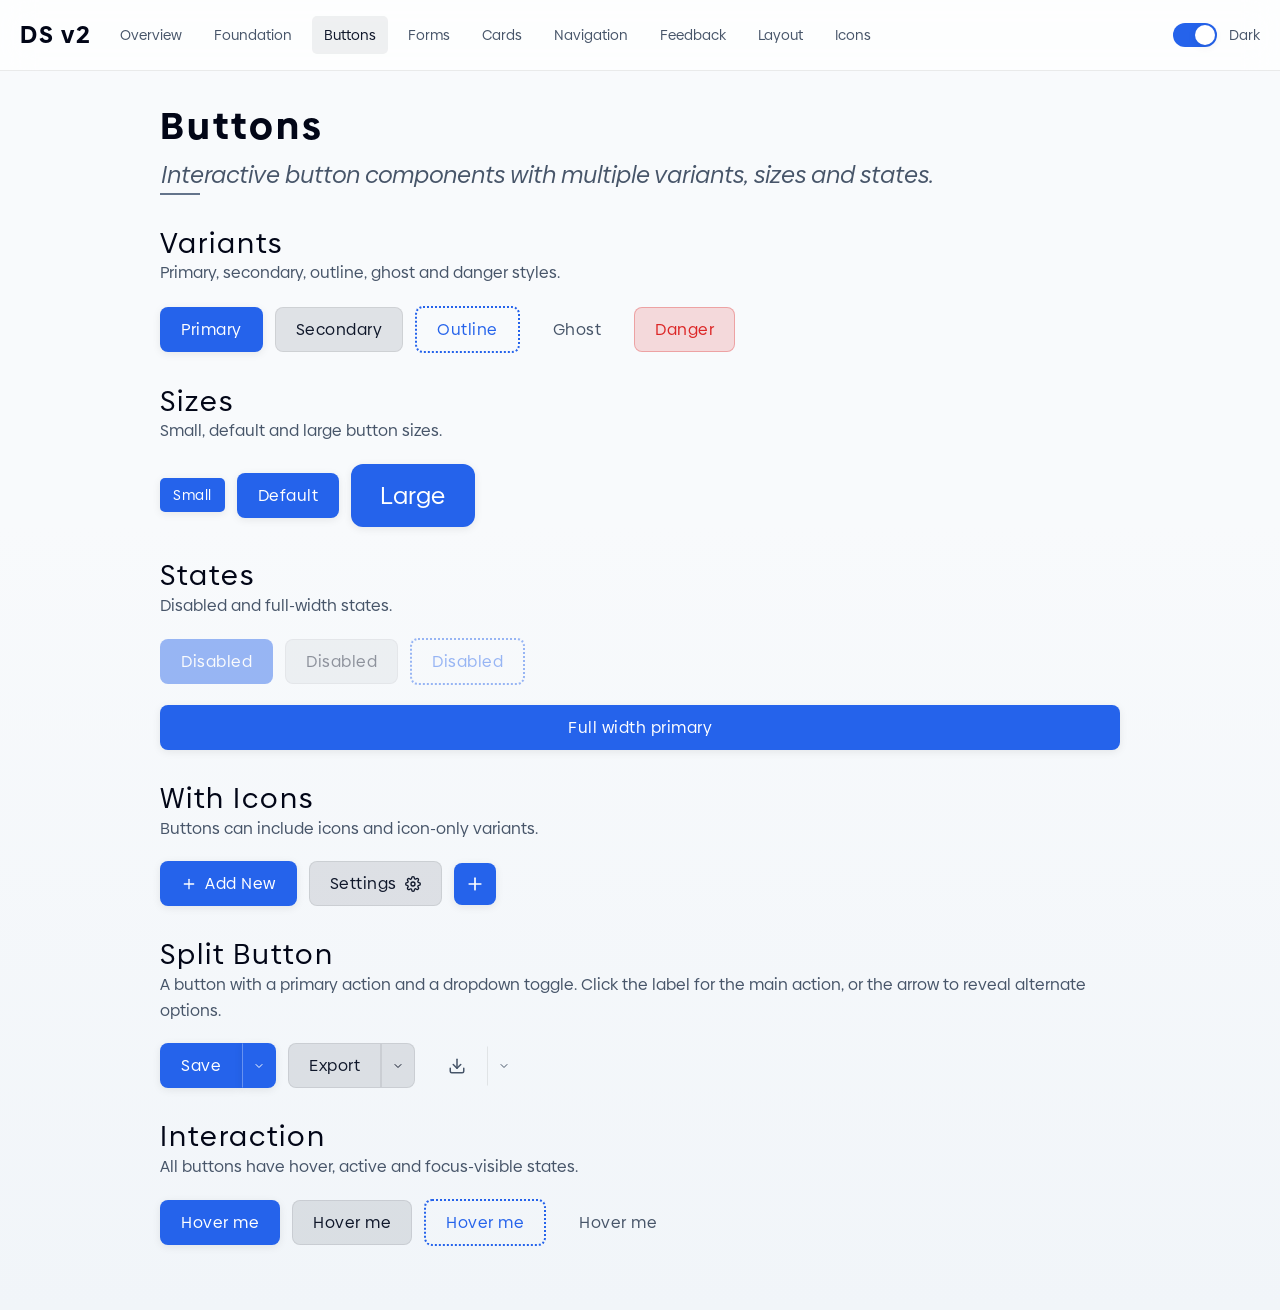
<file: design_system_v2/components/buttons.html>
<!DOCTYPE html>
<html lang="en">
<head>
  <meta charset="UTF-8">
  <meta name="viewport" content="width=device-width, initial-scale=1.0">
  <title>Buttons — Design System v2</title>
  <link rel="stylesheet" href="../fonts/Biennale/Biennale.css">
  <link rel="stylesheet" href="../ds.css">
  <style>
    .demo-section { margin-bottom: var(--space-8); }
    .demo-title { font-size: var(--text-xl); font-weight: var(--weight-regular); color: var(--text-heading); margin-bottom: var(--space-2); }
    .demo-desc { font-size: var(--text-md); color: var(--text-secondary); margin-bottom: var(--space-5); }
    .demo-row { display: flex; flex-wrap: wrap; align-items: center; gap: var(--space-3); margin-top: var(--space-4); }
  </style>
</head>
<body>
<a href="#main-content" class="ds-skip-link">Skip to main content</a>
  <nav class="ds-navbar" aria-label="Main navigation">
    <a href="../index.html" class="ds-navbar__brand">DS v2</a>
    <ul class="ds-navbar__nav ds-hide-mobile">
      <li><a href="../index.html" class="ds-navbar__link">Overview</a></li>
      <li><a href="foundation.html" class="ds-navbar__link">Foundation</a></li>
      <li><a href="buttons.html" class="ds-navbar__link ds-navbar__link--active">Buttons</a></li>
      <li><a href="forms.html" class="ds-navbar__link">Forms</a></li>
      <li><a href="cards.html" class="ds-navbar__link">Cards</a></li>
      <li><a href="navigation.html" class="ds-navbar__link">Navigation</a></li>
      <li><a href="feedback.html" class="ds-navbar__link">Feedback</a></li>
      <li><a href="layout.html" class="ds-navbar__link">Layout</a></li>
      <li><a href="icons.html" class="ds-navbar__link">Icons</a></li>
    </ul>
    <label class="ds-switch" style="margin-left:auto">
      <input type="checkbox" id="ds-theme-toggle" role="switch" aria-checked="false">
      <span class="ds-switch__track"><span class="ds-switch__thumb"></span></span>
      <span class="ds-small">Light</span>
    </label>
    <button class="ds-navbar__hamburger" id="ds-hamburger" aria-label="Open navigation" aria-expanded="false" aria-controls="ds-mobile-nav">
      <svg width="22" height="22" viewBox="0 0 24 24" fill="none" stroke="currentColor" stroke-width="2" stroke-linecap="round" stroke-linejoin="round" aria-hidden="true"><line x1="3" y1="6" x2="21" y2="6"/><line x1="3" y1="12" x2="21" y2="12"/><line x1="3" y1="18" x2="21" y2="18"/></svg>
    </button>
  </nav>
  <nav id="ds-mobile-nav" class="ds-navbar__mobile" hidden aria-label="Mobile navigation">
    <button class="ds-btn ds-btn--ghost ds-btn--icon ds-navbar__mobile__close" id="ds-mobile-close" aria-label="Close navigation">
      <svg width="20" height="20" viewBox="0 0 24 24" fill="none" stroke="currentColor" stroke-width="2" stroke-linecap="round" stroke-linejoin="round" aria-hidden="true"><line x1="18" y1="6" x2="6" y2="18"/><line x1="6" y1="6" x2="18" y2="18"/></svg>
    </button>
    <ul class="ds-navbar__mobile__nav">
      <li><a href="../index.html" class="ds-navbar__mobile__link">Overview</a></li>
      <li><a href="foundation.html" class="ds-navbar__mobile__link">Foundation</a></li>
      <li><a href="buttons.html" class="ds-navbar__mobile__link ds-navbar__mobile__link--active">Buttons</a></li>
      <li><a href="forms.html" class="ds-navbar__mobile__link">Forms</a></li>
      <li><a href="cards.html" class="ds-navbar__mobile__link">Cards</a></li>
      <li><a href="navigation.html" class="ds-navbar__mobile__link">Navigation</a></li>
      <li><a href="feedback.html" class="ds-navbar__mobile__link">Feedback</a></li>
      <li><a href="layout.html" class="ds-navbar__mobile__link">Layout</a></li>
      <li><a href="icons.html" class="ds-navbar__mobile__link">Icons</a></li>
    </ul>
  </nav>
  
  <main class="ds-container" id="main-content">
    <section class="demo-section">
      <h1 class="ds-h1 ds-mb-2">Buttons</h1>
      <p class="ds-lead">Interactive button components with multiple variants, sizes and states.</p>
      <span class="ds-line"></span>
    </section>
    
    <!-- VARIANTS -->
    <section class="demo-section">
      <h2 class="ds-h2">Variants</h2>
      <p class="demo-desc">Primary, secondary, outline, ghost and danger styles.</p>
      <div class="demo-row">
        <button class="ds-btn ds-btn--primary">Primary</button>
        <button class="ds-btn ds-btn--secondary">Secondary</button>
        <button class="ds-btn ds-btn--outline">Outline</button>
        <button class="ds-btn ds-btn--ghost">Ghost</button>
        <button class="ds-btn ds-btn--danger">Danger</button>
      </div>
    </section>

    <!-- SIZES -->
    <section class="demo-section">
      <h2 class="ds-h2">Sizes</h2>
      <p class="demo-desc">Small, default and large button sizes.</p>
      <div class="demo-row">
        <button class="ds-btn ds-btn--primary ds-btn--sm">Small</button>
        <button class="ds-btn ds-btn--primary">Default</button>
        <button class="ds-btn ds-btn--primary ds-btn--lg">Large</button>
      </div>
    </section>

    <!-- STATES -->
    <section class="demo-section">
      <h2 class="ds-h2">States</h2>
      <p class="demo-desc">Disabled and full-width states.</p>
      <div class="demo-row">
        <button class="ds-btn ds-btn--primary" disabled>Disabled</button>
        <button class="ds-btn ds-btn--secondary" disabled>Disabled</button>
        <button class="ds-btn ds-btn--outline" disabled>Disabled</button>
      </div>
      <div class="demo-row" style="margin-top: var(--space-5);">
        <button class="ds-btn ds-btn--primary ds-btn--full">Full width primary</button>
      </div>
    </section>

    <!-- WITH ICONS -->
    <section class="demo-section">
      <h2 class="ds-h2">With Icons</h2>
      <p class="demo-desc">Buttons can include icons and icon-only variants.</p>
      <div class="demo-row">
        <button class="ds-btn ds-btn--primary">
          <svg width="16" height="16" viewBox="0 0 24 24" fill="none" stroke="currentColor" stroke-width="2" stroke-linecap="round" stroke-linejoin="round"><line x1="12" y1="5" x2="12" y2="19"></line><line x1="5" y1="12" x2="19" y2="12"></line></svg>
          Add New
        </button>
        <button class="ds-btn ds-btn--secondary">
          Settings
          <svg width="16" height="16" viewBox="0 0 24 24" fill="none" stroke="currentColor" stroke-width="2" stroke-linecap="round" stroke-linejoin="round"><circle cx="12" cy="12" r="3"></circle><path d="M19.4 15a1.65 1.65 0 0 0 .33 1.82l.06.06a2 2 0 0 1 0 2.83 2 2 0 0 1-2.83 0l-.06-.06a1.65 1.65 0 0 0-1.82-.33 1.65 1.65 0 0 0-1 1.51V21a2 2 0 0 1-2 2 2 2 0 0 1-2-2v-.09A1.65 1.65 0 0 0 9 19.4a1.65 1.65 0 0 0-1.82.33l-.06.06a2 2 0 0 1-2.83 0 2 2 0 0 1 0-2.83l.06-.06A1.65 1.65 0 0 0 4.68 15a1.65 1.65 0 0 0-1.51-1H3a2 2 0 0 1-2-2 2 2 0 0 1 2-2h.09A1.65 1.65 0 0 0 4.6 9a1.65 1.65 0 0 0-.33-1.82l-.06-.06a2 2 0 0 1 0-2.83 2 2 0 0 1 2.83 0l.06.06A1.65 1.65 0 0 0 9 4.68a1.65 1.65 0 0 0 1-1.51V3a2 2 0 0 1 2-2 2 2 0 0 1 2 2v.09a1.65 1.65 0 0 0 1 1.51 1.65 1.65 0 0 0 1.82-.33l.06-.06a2 2 0 0 1 2.83 0 2 2 0 0 1 0 2.83l-.06.06A1.65 1.65 0 0 0 19.4 9a1.65 1.65 0 0 0 1.51 1H21a2 2 0 0 1 2 2 2 2 0 0 1-2 2h-.09a1.65 1.65 0 0 0-1.51 1z"></path></svg>
        </button>
        <button class="ds-btn ds-btn--primary ds-btn--icon" aria-label="Add item">
          <svg width="20" height="20" viewBox="0 0 24 24" fill="none" stroke="currentColor" stroke-width="2" stroke-linecap="round" stroke-linejoin="round"><line x1="12" y1="5" x2="12" y2="19"></line><line x1="5" y1="12" x2="19" y2="12"></line></svg>
        </button>
      </div>
    </section>

    <!-- SPLIT BUTTON -->
    <section class="demo-section">
      <h2 class="ds-h2">Split Button</h2>
      <p class="demo-desc">A button with a primary action and a dropdown toggle. Click the label for the main action, or the arrow to reveal alternate options.</p>
      <div class="demo-row">
        <div class="ds-btn-split">
          <button class="ds-btn ds-btn--primary">Save</button>
          <button class="ds-btn ds-btn--primary" aria-haspopup="true" aria-expanded="false" aria-label="More save options">
            <svg width="12" height="12" viewBox="0 0 24 24" fill="none" stroke="currentColor" stroke-width="2" stroke-linecap="round" stroke-linejoin="round" aria-hidden="true"><polyline points="6 9 12 15 18 9"></polyline></svg>
          </button>
          <div class="ds-dropdown" role="menu">
            <button class="ds-dropdown__item" role="menuitem">Save as draft</button>
            <button class="ds-dropdown__item" role="menuitem">Save &amp; publish</button>
            <div class="ds-dropdown__divider"></div>
            <button class="ds-dropdown__item ds-dropdown__item--danger" role="menuitem">Discard changes</button>
          </div>
        </div>

        <div class="ds-btn-split">
          <button class="ds-btn ds-btn--secondary">Export</button>
          <button class="ds-btn ds-btn--secondary" aria-haspopup="true" aria-expanded="false" aria-label="More export options">
            <svg width="12" height="12" viewBox="0 0 24 24" fill="none" stroke="currentColor" stroke-width="2" stroke-linecap="round" stroke-linejoin="round" aria-hidden="true"><polyline points="6 9 12 15 18 9"></polyline></svg>
          </button>
          <div class="ds-dropdown" role="menu">
            <button class="ds-dropdown__item" role="menuitem">Export as PDF</button>
            <button class="ds-dropdown__item" role="menuitem">Export as CSV</button>
            <button class="ds-dropdown__item" role="menuitem">Export as JSON</button>
          </div>
        </div>

        <div class="ds-btn-split">
          <button class="ds-btn ds-btn--ghost" aria-label="Download">
            <svg width="18" height="18" viewBox="0 0 24 24" fill="none" stroke="currentColor" stroke-width="2" stroke-linecap="round" stroke-linejoin="round"><path d="M21 15v4a2 2 0 0 1-2 2H5a2 2 0 0 1-2-2v-4"></path><polyline points="7 10 12 15 17 10"></polyline><line x1="12" y1="15" x2="12" y2="3"></line></svg>
          </button>
          <button class="ds-btn ds-btn--ghost" aria-haspopup="true" aria-expanded="false" aria-label="More download options">
            <svg width="12" height="12" viewBox="0 0 24 24" fill="none" stroke="currentColor" stroke-width="2" stroke-linecap="round" stroke-linejoin="round"><polyline points="6 9 12 15 18 9"></polyline></svg>
          </button>
          <div class="ds-dropdown" role="menu">
            <button class="ds-dropdown__item" role="menuitem">Download PDF</button>
            <button class="ds-dropdown__item" role="menuitem">Download CSV</button>
            <button class="ds-dropdown__item" role="menuitem">Download JSON</button>
          </div>
        </div>
      </div>
    </section>

    <!-- HOVER & ACTIVE -->
    <section class="demo-section">
      <h2 class="ds-h2">Interaction</h2>
      <p class="demo-desc">All buttons have hover, active and focus-visible states.</p>
      <div class="demo-row">
        <button class="ds-btn ds-btn--primary">Hover me</button>
        <button class="ds-btn ds-btn--secondary">Hover me</button>
        <button class="ds-btn ds-btn--outline">Hover me</button>
        <button class="ds-btn ds-btn--ghost">Hover me</button>
      </div>
    </section>
  </main>

  <script>
    (function() {
      var containers = document.querySelectorAll('.ds-btn-split');

      function closeAll(skipContainer) {
        containers.forEach(function(container) {
          if (container === skipContainer) return;
          var menu = container.querySelector('.ds-dropdown');
          var toggle = container.querySelector('[aria-haspopup="true"]');
          if (menu && menu.classList.contains('is-open')) {
            menu.classList.remove('is-open');
            if (toggle) toggle.setAttribute('aria-expanded', 'false');
          }
        });
      }

      containers.forEach(function(container) {
        var toggle = container.querySelector('[aria-haspopup="true"]');
        var menu = container.querySelector('.ds-dropdown');
        if (!toggle || !menu) return;

        toggle.addEventListener('click', function(e) {
          e.stopPropagation();
          var isOpen = menu.classList.contains('is-open');
          if (isOpen) {
            menu.classList.remove('is-open');
            toggle.setAttribute('aria-expanded', 'false');
          } else {
            closeAll(container);
            menu.classList.add('is-open');
            toggle.setAttribute('aria-expanded', 'true');
          }
        });

        menu.querySelectorAll('.ds-dropdown__item').forEach(function(item) {
          item.addEventListener('click', function() {
            menu.classList.remove('is-open');
            toggle.setAttribute('aria-expanded', 'false');
          });
        });
      });

      document.addEventListener('click', function(e) {
        var clickedContainer = null;
        containers.forEach(function(container) {
          if (container.contains(e.target)) clickedContainer = container;
        });
        closeAll(clickedContainer);
      });

      document.addEventListener('keydown', function(e) {
        if (e.key === 'Escape') closeAll();
      });
    })();
  </script>
<script src="../theme.js"></script>
</body>
</html>
</file>
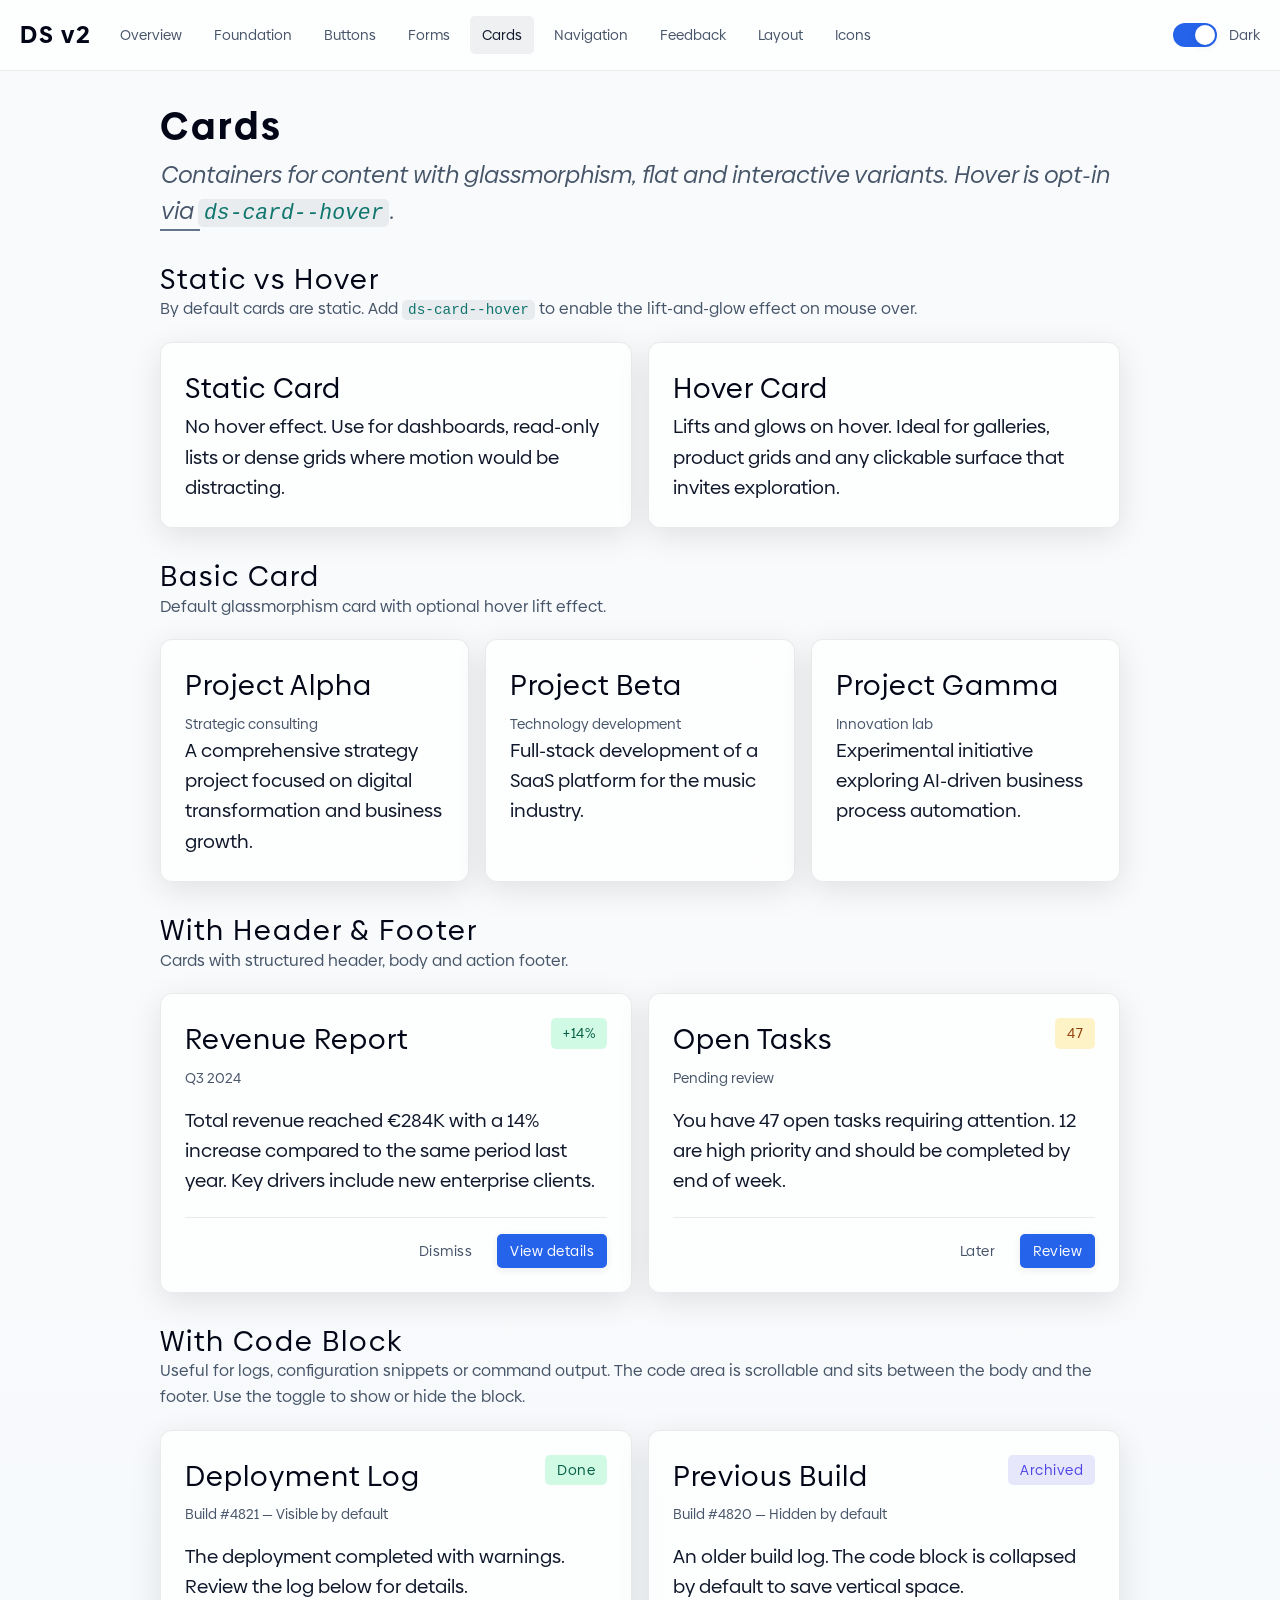
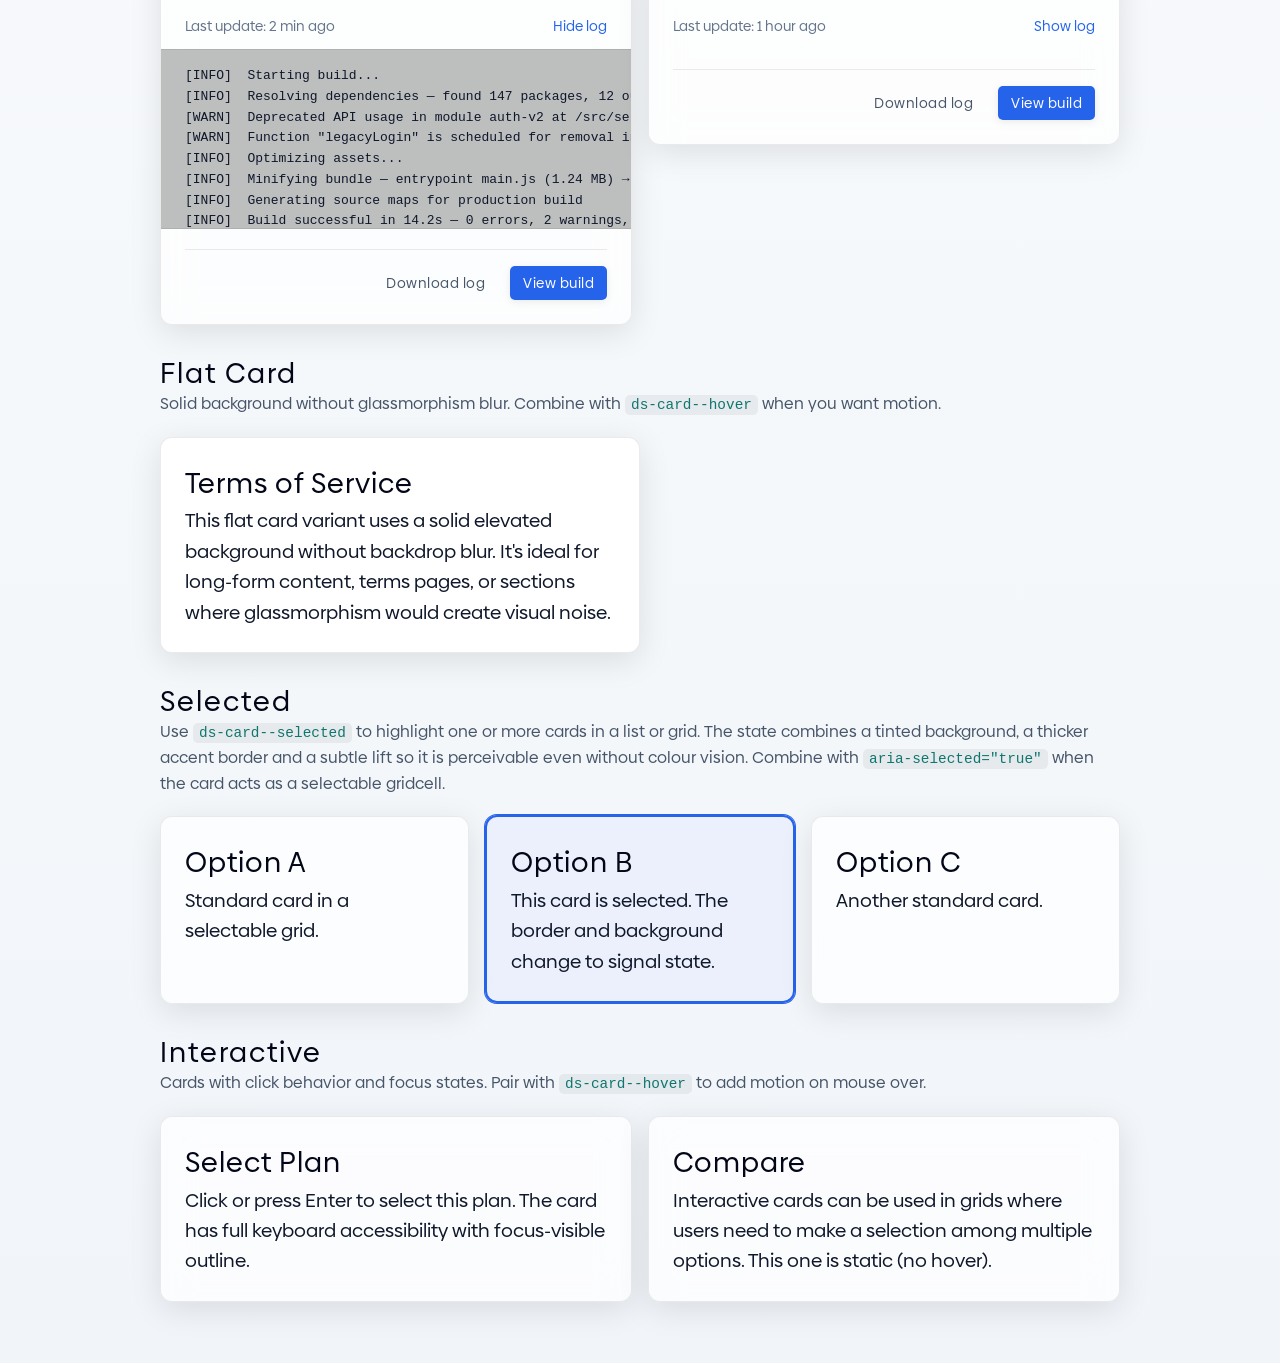
<file: design_system_v2/components/cards.html>
<!DOCTYPE html>
<html lang="en">
<head>
  <meta charset="UTF-8">
  <meta name="viewport" content="width=device-width, initial-scale=1.0">
  <title>Cards — Design System v2</title>
  <link rel="stylesheet" href="../fonts/Biennale/Biennale.css">
  <link rel="stylesheet" href="../ds.css">
  <style>
    .demo-section { margin-bottom: var(--space-8); }
    .demo-title { font-size: var(--text-xl); font-weight: var(--weight-regular); color: var(--text-heading); margin-bottom: var(--space-2); }
    .demo-desc { font-size: var(--text-md); color: var(--text-secondary); margin-bottom: var(--space-5); }
  </style>
</head>
<body>
<a href="#main-content" class="ds-skip-link">Skip to main content</a>
  <nav class="ds-navbar" aria-label="Main navigation">
    <a href="../index.html" class="ds-navbar__brand">DS v2</a>
    <ul class="ds-navbar__nav ds-hide-mobile">
      <li><a href="../index.html" class="ds-navbar__link">Overview</a></li>
      <li><a href="foundation.html" class="ds-navbar__link">Foundation</a></li>
      <li><a href="buttons.html" class="ds-navbar__link">Buttons</a></li>
      <li><a href="forms.html" class="ds-navbar__link">Forms</a></li>
      <li><a href="cards.html" class="ds-navbar__link ds-navbar__link--active">Cards</a></li>
      <li><a href="navigation.html" class="ds-navbar__link">Navigation</a></li>
      <li><a href="feedback.html" class="ds-navbar__link">Feedback</a></li>
      <li><a href="layout.html" class="ds-navbar__link">Layout</a></li>
      <li><a href="icons.html" class="ds-navbar__link">Icons</a></li>
    </ul>
    <label class="ds-switch" style="margin-left:auto">
      <input type="checkbox" id="ds-theme-toggle" role="switch" aria-checked="false">
      <span class="ds-switch__track"><span class="ds-switch__thumb"></span></span>
      <span class="ds-small">Light</span>
    </label>
    <button class="ds-navbar__hamburger" id="ds-hamburger" aria-label="Open navigation" aria-expanded="false" aria-controls="ds-mobile-nav">
      <svg width="22" height="22" viewBox="0 0 24 24" fill="none" stroke="currentColor" stroke-width="2" stroke-linecap="round" stroke-linejoin="round" aria-hidden="true"><line x1="3" y1="6" x2="21" y2="6"/><line x1="3" y1="12" x2="21" y2="12"/><line x1="3" y1="18" x2="21" y2="18"/></svg>
    </button>
  </nav>
  <nav id="ds-mobile-nav" class="ds-navbar__mobile" hidden aria-label="Mobile navigation">
    <button class="ds-btn ds-btn--ghost ds-btn--icon ds-navbar__mobile__close" id="ds-mobile-close" aria-label="Close navigation">
      <svg width="20" height="20" viewBox="0 0 24 24" fill="none" stroke="currentColor" stroke-width="2" stroke-linecap="round" stroke-linejoin="round" aria-hidden="true"><line x1="18" y1="6" x2="6" y2="18"/><line x1="6" y1="6" x2="18" y2="18"/></svg>
    </button>
    <ul class="ds-navbar__mobile__nav">
      <li><a href="../index.html" class="ds-navbar__mobile__link">Overview</a></li>
      <li><a href="foundation.html" class="ds-navbar__mobile__link">Foundation</a></li>
      <li><a href="buttons.html" class="ds-navbar__mobile__link">Buttons</a></li>
      <li><a href="forms.html" class="ds-navbar__mobile__link">Forms</a></li>
      <li><a href="cards.html" class="ds-navbar__mobile__link ds-navbar__mobile__link--active">Cards</a></li>
      <li><a href="navigation.html" class="ds-navbar__mobile__link">Navigation</a></li>
      <li><a href="feedback.html" class="ds-navbar__mobile__link">Feedback</a></li>
      <li><a href="layout.html" class="ds-navbar__mobile__link">Layout</a></li>
      <li><a href="icons.html" class="ds-navbar__mobile__link">Icons</a></li>
    </ul>
  </nav>

  <main class="ds-container" id="main-content">
    <section class="demo-section">
      <h1 class="ds-h1 ds-mb-2">Cards</h1>
      <p class="ds-lead">Containers for content with glassmorphism, flat and interactive variants. Hover is opt-in via <code class="ds-code">ds-card--hover</code>.</p>
      <span class="ds-line"></span>
    </section>

    <!-- STATIC vs HOVER -->
    <section class="demo-section">
      <h2 class="ds-h2">Static vs Hover</h2>
      <p class="demo-desc">By default cards are static. Add <code class="ds-code">ds-card--hover</code> to enable the lift-and-glow effect on mouse over.</p>
      <div class="ds-grid ds-grid--2">
        <div class="ds-card">
          <h3 class="ds-card__title">Static Card</h3>
          <p class="ds-card__body">No hover effect. Use for dashboards, read-only lists or dense grids where motion would be distracting.</p>
        </div>
        <div class="ds-card ds-card--hover">
          <h3 class="ds-card__title">Hover Card</h3>
          <p class="ds-card__body">Lifts and glows on hover. Ideal for galleries, product grids and any clickable surface that invites exploration.</p>
        </div>
      </div>
    </section>

    <!-- BASIC CARDS -->
    <section class="demo-section">
      <h2 class="ds-h2">Basic Card</h2>
      <p class="demo-desc">Default glassmorphism card with optional hover lift effect.</p>
      <div class="ds-grid ds-grid--3">
        <div class="ds-card ds-card--hover">
          <h3 class="ds-card__title">Project Alpha</h3>
          <p class="ds-card__subtitle">Strategic consulting</p>
          <p class="ds-card__body">A comprehensive strategy project focused on digital transformation and business growth.</p>
        </div>
        <div class="ds-card ds-card--hover">
          <h3 class="ds-card__title">Project Beta</h3>
          <p class="ds-card__subtitle">Technology development</p>
          <p class="ds-card__body">Full-stack development of a SaaS platform for the music industry.</p>
        </div>
        <div class="ds-card ds-card--hover">
          <h3 class="ds-card__title">Project Gamma</h3>
          <p class="ds-card__subtitle">Innovation lab</p>
          <p class="ds-card__body">Experimental initiative exploring AI-driven business process automation.</p>
        </div>
      </div>
    </section>

    <!-- CARD WITH HEADER & FOOTER -->
    <section class="demo-section">
      <h2 class="ds-h2">With Header & Footer</h2>
      <p class="demo-desc">Cards with structured header, body and action footer.</p>
      <div class="ds-grid ds-grid--2">
        <div class="ds-card ds-card--hover">
          <div class="ds-card__header">
            <div>
              <h3 class="ds-card__title">Revenue Report</h3>
              <p class="ds-card__subtitle">Q3 2024</p>
            </div>
            <span class="ds-badge ds-badge--success">+14%</span>
          </div>
          <div class="ds-card__body">
            <p>Total revenue reached €284K with a 14% increase compared to the same period last year. Key drivers include new enterprise clients.</p>
          </div>
          <div class="ds-card__footer">
            <button class="ds-btn ds-btn--ghost ds-btn--sm">Dismiss</button>
            <button class="ds-btn ds-btn--primary ds-btn--sm">View details</button>
          </div>
        </div>
        <div class="ds-card ds-card--hover">
          <div class="ds-card__header">
            <div>
              <h3 class="ds-card__title">Open Tasks</h3>
              <p class="ds-card__subtitle">Pending review</p>
            </div>
            <span class="ds-badge ds-badge--warning">47</span>
          </div>
          <div class="ds-card__body">
            <p>You have 47 open tasks requiring attention. 12 are high priority and should be completed by end of week.</p>
          </div>
          <div class="ds-card__footer">
            <button class="ds-btn ds-btn--ghost ds-btn--sm">Later</button>
            <button class="ds-btn ds-btn--primary ds-btn--sm">Review</button>
          </div>
        </div>
      </div>
    </section>

    <!-- CARD WITH CODE BLOCK -->
    <section class="demo-section">
      <h2 class="ds-h2">With Code Block</h2>
      <p class="demo-desc">Useful for logs, configuration snippets or command output. The code area is scrollable and sits between the body and the footer. Use the toggle to show or hide the block.</p>
      <div class="ds-grid ds-grid--2" style="align-items: start;">
        <div class="ds-card ds-card--hover">
          <div class="ds-card__header">
            <div>
              <h3 class="ds-card__title">Deployment Log</h3>
              <p class="ds-card__subtitle">Build #4821 — Visible by default</p>
            </div>
            <span class="ds-badge ds-badge--success">Done</span>
          </div>
          <div class="ds-card__body">
            <p>The deployment completed with warnings. Review the log below for details.</p>
          </div>
          <div class="ds-card__meta">
            <span>Last update: 2 min ago</span>
            <button class="ds-card__toggle" aria-expanded="true" aria-controls="log-4821">Hide log</button>
          </div>
          <pre class="ds-card__code" id="log-4821"><code>[INFO]  Starting build...
[INFO]  Resolving dependencies — found 147 packages, 12 outdated, 3 critical vulnerabilities
[WARN]  Deprecated API usage in module auth-v2 at /src/services/authentication/index.js:142:18
[WARN]  Function "legacyLogin" is scheduled for removal in v3.0 — consider migrating to "ssoAuth"
[INFO]  Optimizing assets...
[INFO]  Minifying bundle — entrypoint main.js (1.24 MB) → main.min.js (342 KB) via terser-webpack-plugin
[INFO]  Generating source maps for production build
[INFO]  Build successful in 14.2s — 0 errors, 2 warnings, 1 deprecation notice
[INFO]  Running post-build checks...
[INFO]  Uploading to CDN — region eu-west-1, bucket s3://cdn-prod-assets, path /builds/4821/
[INFO]  Asset upload progress: 0% ████████████████████████████████████████████████ 100% (42 files, 18.4 MB total)
[INFO]  Purging Cloudflare cache — zone_id=8f7d3a..., purged 3 edge locations
[INFO]  Invalidating Fastly surrogate keys: build-4821, assets-latest, main-min-js
[INFO]  Running smoke tests against https://staging.simonedallangelo.com/build/4821/
[INFO]  Smoke test suite passed — 14/14 assertions OK (latency avg 124ms, p95 210ms)
[INFO]  Deployment complete — Build #4821 is now live on production (deployed at 2026-06-06T13:48:12Z)</code></pre>
          <div class="ds-card__footer">
            <button class="ds-btn ds-btn--ghost ds-btn--sm">Download log</button>
            <button class="ds-btn ds-btn--primary ds-btn--sm">View build</button>
          </div>
        </div>

        <div class="ds-card ds-card--hover">
          <div class="ds-card__header">
            <div>
              <h3 class="ds-card__title">Previous Build</h3>
              <p class="ds-card__subtitle">Build #4820 — Hidden by default</p>
            </div>
            <span class="ds-badge ds-badge--info">Archived</span>
          </div>
          <div class="ds-card__body">
            <p>An older build log. The code block is collapsed by default to save vertical space.</p>
          </div>
          <div class="ds-card__meta">
            <span>Last update: 1 hour ago</span>
            <button class="ds-card__toggle" aria-expanded="false" aria-controls="log-4820">Show log</button>
          </div>
          <pre class="ds-card__code is-hidden" id="log-4820"><code>[INFO]  Starting build...
[INFO]  Resolving dependencies — found 147 packages, 12 outdated, 3 critical vulnerabilities
[WARN]  Deprecated API usage in module auth-v2 at /src/services/authentication/index.js:142:18
[WARN]  Function "legacyLogin" is scheduled for removal in v3.0 — consider migrating to "ssoAuth"
[INFO]  Optimizing assets...
[INFO]  Minifying bundle — entrypoint main.js (1.24 MB) → main.min.js (342 KB) via terser-webpack-plugin
[INFO]  Generating source maps for production build
[INFO]  Build successful in 14.2s — 0 errors, 2 warnings, 1 deprecation notice
[INFO]  Running post-build checks...
[INFO]  Uploading to CDN — region eu-west-1, bucket s3://cdn-prod-assets, path /builds/4821/
[INFO]  Asset upload progress: 0% ████████████████████████████████████████████████ 100% (42 files, 18.4 MB total)
[INFO]  Purging Cloudflare cache — zone_id=8f7d3a..., purged 3 edge locations
[INFO]  Invalidating Fastly surrogate keys: build-4821, assets-latest, main-min-js
[INFO]  Running smoke tests against https://staging.simonedallangelo.com/build/4821/
[INFO]  Smoke test suite passed — 14/14 assertions OK (latency avg 124ms, p95 210ms)
[INFO]  Deployment complete — Build #4821 is now live on production (deployed at 2026-06-06T13:48:12Z)</code></pre>
          <div class="ds-card__footer">
            <button class="ds-btn ds-btn--ghost ds-btn--sm">Download log</button>
            <button class="ds-btn ds-btn--primary ds-btn--sm">View build</button>
          </div>
        </div>
      </div>
    </section>

    <!-- FLAT CARD -->
    <section class="demo-section">
      <h2 class="ds-h2">Flat Card</h2>
      <p class="demo-desc">Solid background without glassmorphism blur. Combine with <code class="ds-code">ds-card--hover</code> when you want motion.</p>
      <div class="ds-card ds-card--flat" style="max-width: 480px;">
        <h3 class="ds-card__title">Terms of Service</h3>
        <p class="ds-card__body">This flat card variant uses a solid elevated background without backdrop blur. It's ideal for long-form content, terms pages, or sections where glassmorphism would create visual noise.</p>
      </div>
    </section>

    <!-- SELECTED CARD -->
    <section class="demo-section">
      <h2 class="ds-h2">Selected</h2>
      <p class="demo-desc">Use <code class="ds-code">ds-card--selected</code> to highlight one or more cards in a list or grid. The state combines a tinted background, a thicker accent border and a subtle lift so it is perceivable even without colour vision. Combine with <code class="ds-code">aria-selected="true"</code> when the card acts as a selectable gridcell.</p>
      <div class="ds-grid ds-grid--3">
        <div class="ds-card ds-card--hover">
          <h3 class="ds-card__title">Option A</h3>
          <p class="ds-card__body">Standard card in a selectable grid.</p>
        </div>
        <div class="ds-card ds-card--selected" aria-selected="true">
          <h3 class="ds-card__title">Option B</h3>
          <p class="ds-card__body">This card is selected. The border and background change to signal state.</p>
        </div>
        <div class="ds-card ds-card--hover">
          <h3 class="ds-card__title">Option C</h3>
          <p class="ds-card__body">Another standard card.</p>
        </div>
      </div>
    </section>

    <!-- INTERACTIVE CARD -->
    <section class="demo-section">
      <h2 class="ds-h2">Interactive</h2>
      <p class="demo-desc">Cards with click behavior and focus states. Pair with <code class="ds-code">ds-card--hover</code> to add motion on mouse over.</p>
      <div class="ds-grid ds-grid--2">
        <div class="ds-card ds-card--interactive ds-card--hover" tabindex="0" role="button" onkeydown="if(event.key==='Enter'||event.key===' '){event.preventDefault();this.click()}">
          <h3 class="ds-card__title">Select Plan</h3>
          <p class="ds-card__body">Click or press Enter to select this plan. The card has full keyboard accessibility with focus-visible outline.</p>
        </div>
        <div class="ds-card ds-card--interactive" tabindex="0" role="button" onkeydown="if(event.key==='Enter'||event.key===' '){event.preventDefault();this.click()}">
          <h3 class="ds-card__title">Compare</h3>
          <p class="ds-card__body">Interactive cards can be used in grids where users need to make a selection among multiple options. This one is static (no hover).</p>
        </div>
      </div>
    </section>
  </main>
<script src="../theme.js"></script>
  <script>
    (function() {
      document.querySelectorAll('.ds-card__toggle').forEach(function(btn) {
        btn.addEventListener('click', function() {
          var targetId = this.getAttribute('aria-controls');
          var target = document.getElementById(targetId);
          var isHidden = target.classList.contains('is-hidden');
          if (isHidden) {
            target.classList.remove('is-hidden');
            this.setAttribute('aria-expanded', 'true');
            this.textContent = 'Hide log';
          } else {
            target.classList.add('is-hidden');
            this.setAttribute('aria-expanded', 'false');
            this.textContent = 'Show log';
          }
        });
      });
    })();
  </script>
</body>
</html>
</file>
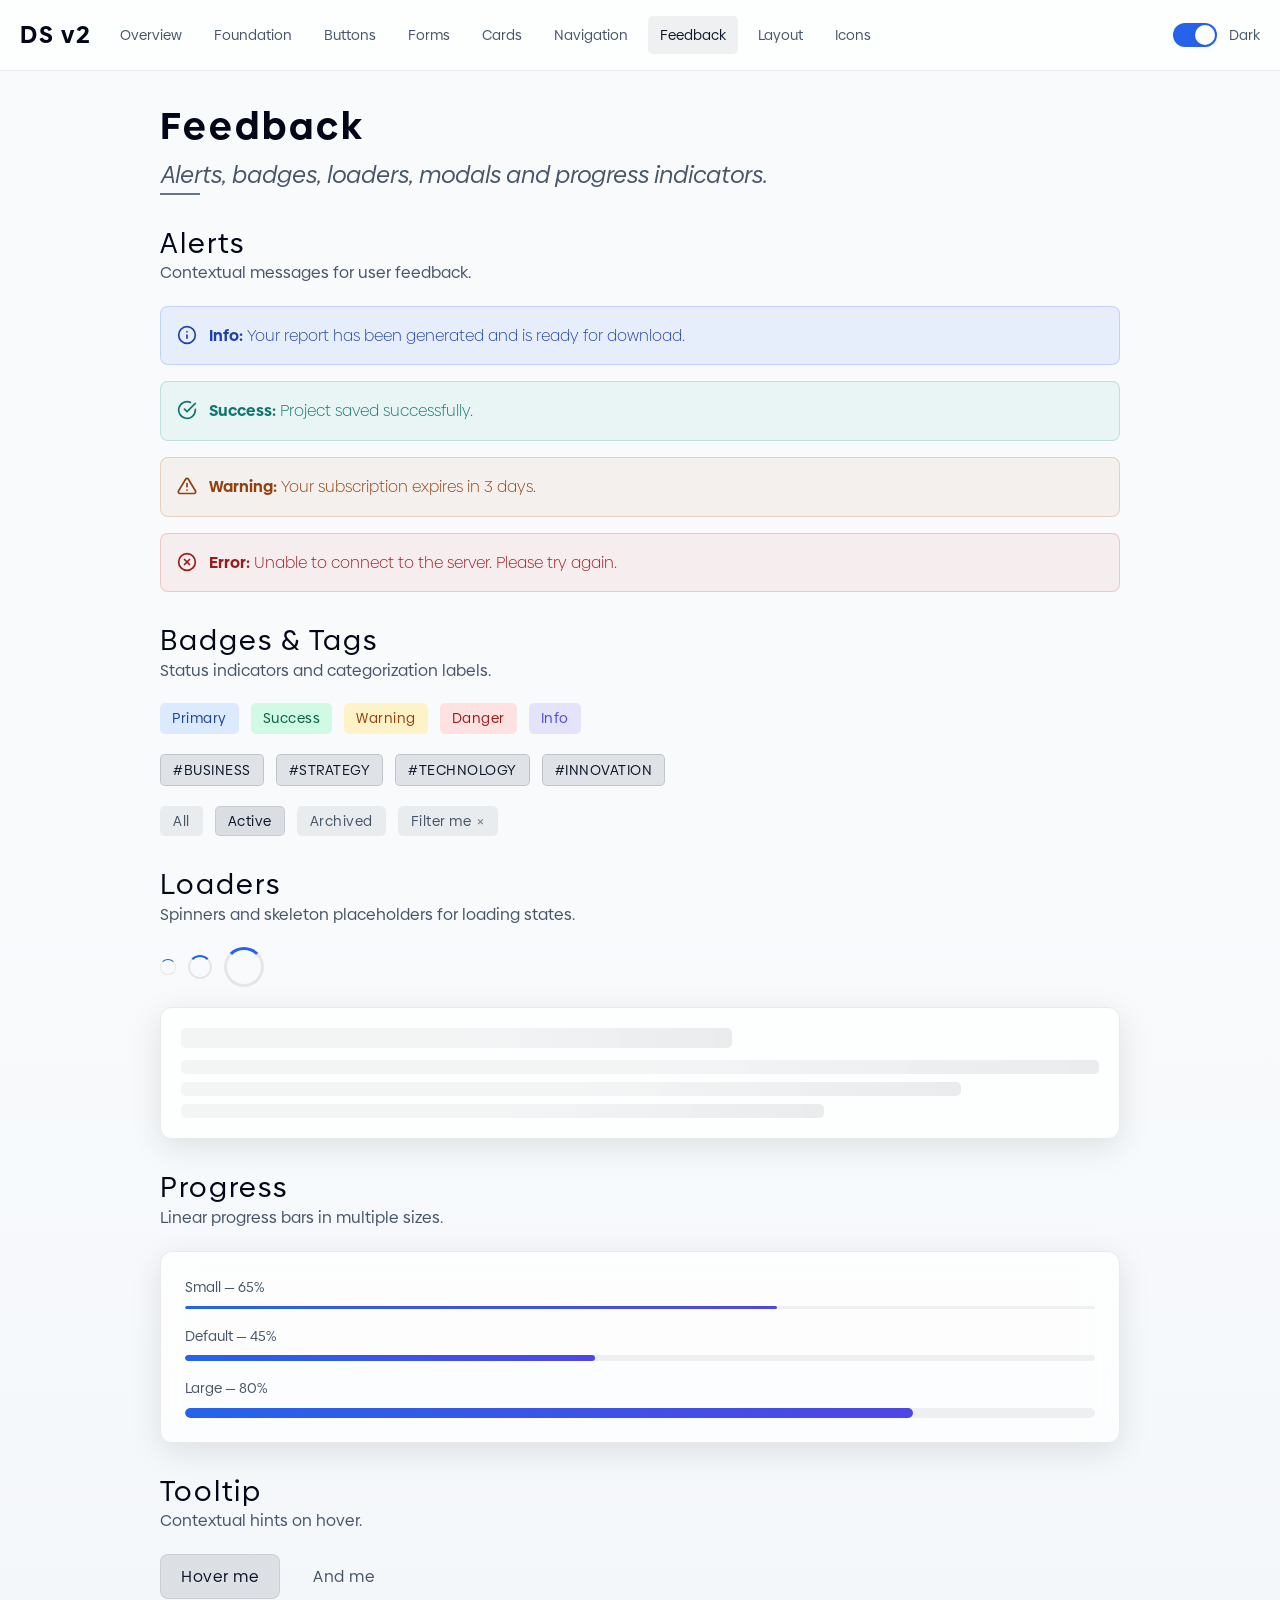
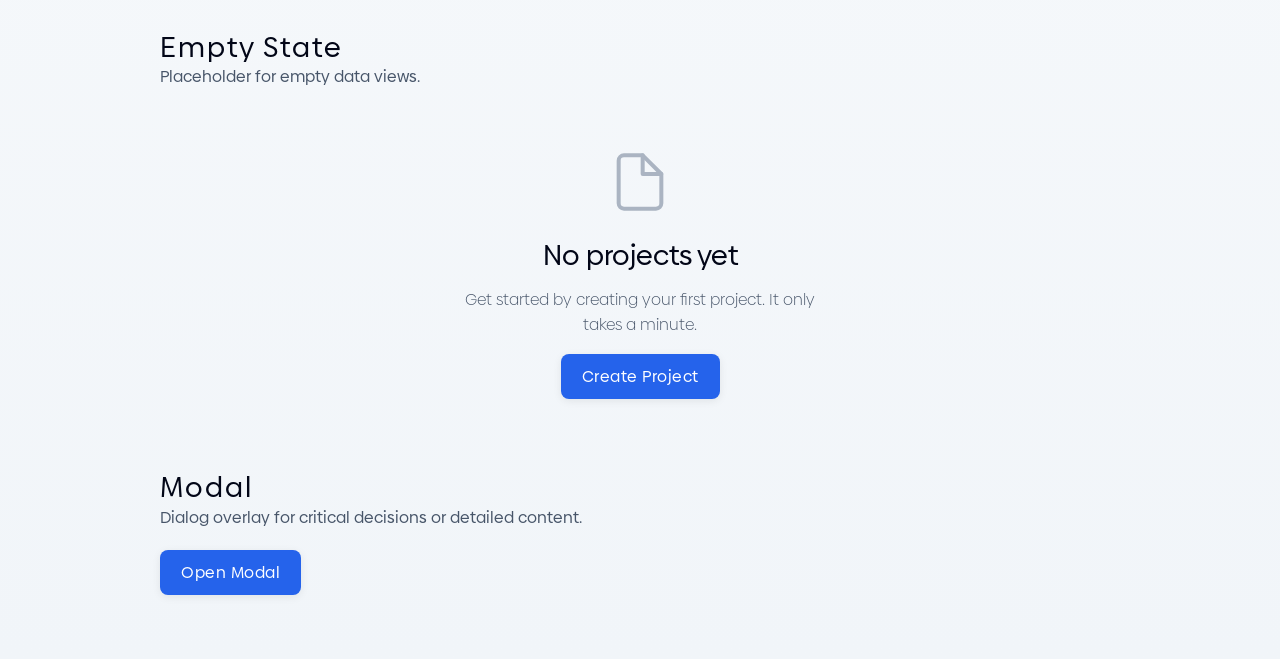
<file: design_system_v2/components/feedback.html>
<!DOCTYPE html>
<html lang="en">
<head>
  <meta charset="UTF-8">
  <meta name="viewport" content="width=device-width, initial-scale=1.0">
  <title>Feedback — Design System v2</title>
  <link rel="stylesheet" href="../fonts/Biennale/Biennale.css">
  <link rel="stylesheet" href="../ds.css">
  <style>
    .demo-section { margin-bottom: var(--space-8); }
    .demo-title { font-size: var(--text-xl); font-weight: var(--weight-regular); color: var(--text-heading); margin-bottom: var(--space-2); }
    .demo-desc { font-size: var(--text-md); color: var(--text-secondary); margin-bottom: var(--space-5); }
    .demo-row { display: flex; flex-wrap: wrap; align-items: center; gap: var(--space-3); margin-top: var(--space-4); }
  </style>
</head>
<body>
<a href="#main-content" class="ds-skip-link">Skip to main content</a>
  <nav class="ds-navbar" aria-label="Main navigation">
    <a href="../index.html" class="ds-navbar__brand">DS v2</a>
    <ul class="ds-navbar__nav ds-hide-mobile">
      <li><a href="../index.html" class="ds-navbar__link">Overview</a></li>
      <li><a href="foundation.html" class="ds-navbar__link">Foundation</a></li>
      <li><a href="buttons.html" class="ds-navbar__link">Buttons</a></li>
      <li><a href="forms.html" class="ds-navbar__link">Forms</a></li>
      <li><a href="cards.html" class="ds-navbar__link">Cards</a></li>
      <li><a href="navigation.html" class="ds-navbar__link">Navigation</a></li>
      <li><a href="feedback.html" class="ds-navbar__link ds-navbar__link--active">Feedback</a></li>
      <li><a href="layout.html" class="ds-navbar__link">Layout</a></li>
      <li><a href="icons.html" class="ds-navbar__link">Icons</a></li>
    </ul>
    <label class="ds-switch" style="margin-left:auto">
      <input type="checkbox" id="ds-theme-toggle" role="switch" aria-checked="false">
      <span class="ds-switch__track"><span class="ds-switch__thumb"></span></span>
      <span class="ds-small">Light</span>
    </label>
    <button class="ds-navbar__hamburger" id="ds-hamburger" aria-label="Open navigation" aria-expanded="false" aria-controls="ds-mobile-nav">
      <svg width="22" height="22" viewBox="0 0 24 24" fill="none" stroke="currentColor" stroke-width="2" stroke-linecap="round" stroke-linejoin="round" aria-hidden="true"><line x1="3" y1="6" x2="21" y2="6"/><line x1="3" y1="12" x2="21" y2="12"/><line x1="3" y1="18" x2="21" y2="18"/></svg>
    </button>
  </nav>
  <nav id="ds-mobile-nav" class="ds-navbar__mobile" hidden aria-label="Mobile navigation">
    <button class="ds-btn ds-btn--ghost ds-btn--icon ds-navbar__mobile__close" id="ds-mobile-close" aria-label="Close navigation">
      <svg width="20" height="20" viewBox="0 0 24 24" fill="none" stroke="currentColor" stroke-width="2" stroke-linecap="round" stroke-linejoin="round" aria-hidden="true"><line x1="18" y1="6" x2="6" y2="18"/><line x1="6" y1="6" x2="18" y2="18"/></svg>
    </button>
    <ul class="ds-navbar__mobile__nav">
      <li><a href="../index.html" class="ds-navbar__mobile__link">Overview</a></li>
      <li><a href="foundation.html" class="ds-navbar__mobile__link">Foundation</a></li>
      <li><a href="buttons.html" class="ds-navbar__mobile__link">Buttons</a></li>
      <li><a href="forms.html" class="ds-navbar__mobile__link">Forms</a></li>
      <li><a href="cards.html" class="ds-navbar__mobile__link">Cards</a></li>
      <li><a href="navigation.html" class="ds-navbar__mobile__link">Navigation</a></li>
      <li><a href="feedback.html" class="ds-navbar__mobile__link ds-navbar__mobile__link--active">Feedback</a></li>
      <li><a href="layout.html" class="ds-navbar__mobile__link">Layout</a></li>
      <li><a href="icons.html" class="ds-navbar__mobile__link">Icons</a></li>
    </ul>
  </nav>
  
  <main class="ds-container" id="main-content">
    <section class="demo-section">
      <h1 class="ds-h1 ds-mb-2">Feedback</h1>
      <p class="ds-lead">Alerts, badges, loaders, modals and progress indicators.</p>
      <span class="ds-line"></span>
    </section>
    
    <!-- ALERTS -->
    <section class="demo-section">
      <h2 class="ds-h2">Alerts</h2>
      <p class="demo-desc">Contextual messages for user feedback.</p>
      <div class="ds-alert ds-alert--info ds-mb-4" role="alert">
        <svg class="ds-alert__icon" viewBox="0 0 24 24" fill="none" stroke="currentColor" stroke-width="2" stroke-linecap="round" stroke-linejoin="round" aria-hidden="true"><circle cx="12" cy="12" r="10"></circle><line x1="12" y1="16" x2="12" y2="12"></line><line x1="12" y1="8" x2="12.01" y2="8"></line></svg>
        <div><strong>Info:</strong> Your report has been generated and is ready for download.</div>
      </div>
      <div class="ds-alert ds-alert--success ds-mb-4" role="alert">
        <svg class="ds-alert__icon" viewBox="0 0 24 24" fill="none" stroke="currentColor" stroke-width="2" stroke-linecap="round" stroke-linejoin="round" aria-hidden="true"><path d="M22 11.08V12a10 10 0 1 1-5.93-9.14"></path><polyline points="22 4 12 14.01 9 11.01"></polyline></svg>
        <div><strong>Success:</strong> Project saved successfully.</div>
      </div>
      <div class="ds-alert ds-alert--warning ds-mb-4" role="alert">
        <svg class="ds-alert__icon" viewBox="0 0 24 24" fill="none" stroke="currentColor" stroke-width="2" stroke-linecap="round" stroke-linejoin="round" aria-hidden="true"><path d="M10.29 3.86L1.82 18a2 2 0 0 0 1.71 3h16.94a2 2 0 0 0 1.71-3L13.71 3.86a2 2 0 0 0-3.42 0z"></path><line x1="12" y1="9" x2="12" y2="13"></line><line x1="12" y1="17" x2="12.01" y2="17"></line></svg>
        <div><strong>Warning:</strong> Your subscription expires in 3 days.</div>
      </div>
      <div class="ds-alert ds-alert--danger" role="alert">
        <svg class="ds-alert__icon" viewBox="0 0 24 24" fill="none" stroke="currentColor" stroke-width="2" stroke-linecap="round" stroke-linejoin="round" aria-hidden="true"><circle cx="12" cy="12" r="10"></circle><line x1="15" y1="9" x2="9" y2="15"></line><line x1="9" y1="9" x2="15" y2="15"></line></svg>
        <div><strong>Error:</strong> Unable to connect to the server. Please try again.</div>
      </div>
    </section>

    <!-- BADGES & TAGS -->
    <section class="demo-section">
      <h2 class="ds-h2">Badges & Tags</h2>
      <p class="demo-desc">Status indicators and categorization labels.</p>
      <div class="demo-row">
        <span class="ds-badge ds-badge--primary">Primary</span>
        <span class="ds-badge ds-badge--success">Success</span>
        <span class="ds-badge ds-badge--warning">Warning</span>
        <span class="ds-badge ds-badge--danger">Danger</span>
        <span class="ds-badge ds-badge--info">Info</span>
      </div>
      <div class="demo-row" style="margin-top: var(--space-5);">
        <span class="ds-tag">#BUSINESS</span>
        <span class="ds-tag">#STRATEGY</span>
        <span class="ds-tag">#TECHNOLOGY</span>
        <span class="ds-tag">#INNOVATION</span>
      </div>
      <div class="demo-row" style="margin-top: var(--space-5);">
        <button class="ds-chip">All</button>
        <button class="ds-chip ds-chip--active">Active</button>
        <button class="ds-chip">Archived</button>
        <button class="ds-chip ds-chip--filter" aria-label="Remove Filter me filter">Filter me</button>
      </div>
    </section>

    <!-- LOADERS -->
    <section class="demo-section">
      <h2 class="ds-h2">Loaders</h2>
      <p class="demo-desc">Spinners and skeleton placeholders for loading states.</p>
      <div class="demo-row">
        <div class="ds-spinner ds-spinner--sm" role="status" aria-label="Loading"><span class="ds-sr-only">Loading...</span></div>
        <div class="ds-spinner" role="status" aria-label="Loading"><span class="ds-sr-only">Loading...</span></div>
        <div class="ds-spinner ds-spinner--lg" role="status" aria-label="Loading"><span class="ds-sr-only">Loading...</span></div>
      </div>
      <div class="ds-card ds-mt-5" style="padding: var(--space-5);" role="status" aria-label="Loading content">
        <span class="ds-sr-only">Loading...</span>
        <div class="ds-skeleton" style="width: 60%; height: 20px; margin-bottom: var(--space-3);" aria-hidden="true"></div>
        <div class="ds-skeleton" style="width: 100%; height: 14px; margin-bottom: var(--space-2);" aria-hidden="true"></div>
        <div class="ds-skeleton" style="width: 85%; height: 14px; margin-bottom: var(--space-2);" aria-hidden="true"></div>
        <div class="ds-skeleton" style="width: 70%; height: 14px;" aria-hidden="true"></div>
      </div>
    </section>

    <!-- PROGRESS -->
    <section class="demo-section">
      <h2 class="ds-h2">Progress</h2>
      <p class="demo-desc">Linear progress bars in multiple sizes.</p>
      <div class="ds-card" style="display: flex; flex-direction: column; gap: var(--space-4);">
        <div>
          <p class="ds-small ds-mb-2">Small — 65%</p>
          <div class="ds-progress ds-progress--sm" role="progressbar" aria-valuenow="65" aria-valuemin="0" aria-valuemax="100" aria-label="Progress: 65%"><div class="ds-progress__bar" style="width: 65%;"></div></div>
        </div>
        <div>
          <p class="ds-small ds-mb-2">Default — 45%</p>
          <div class="ds-progress" role="progressbar" aria-valuenow="45" aria-valuemin="0" aria-valuemax="100" aria-label="Progress: 45%"><div class="ds-progress__bar" style="width: 45%;"></div></div>
        </div>
        <div>
          <p class="ds-small ds-mb-2">Large — 80%</p>
          <div class="ds-progress ds-progress--lg" role="progressbar" aria-valuenow="80" aria-valuemin="0" aria-valuemax="100" aria-label="Progress: 80%"><div class="ds-progress__bar" style="width: 80%;"></div></div>
        </div>
      </div>
    </section>

    <!-- TOOLTIP -->
    <section class="demo-section">
      <h2 class="ds-h2">Tooltip</h2>
      <p class="demo-desc">Contextual hints on hover.</p>
      <div class="demo-row">
        <span class="ds-tooltip">
          <button class="ds-btn ds-btn--secondary" aria-describedby="tooltip-fb-1">Hover me</button>
          <span class="ds-tooltip__text" role="tooltip" id="tooltip-fb-1">This is a tooltip</span>
        </span>
        <span class="ds-tooltip">
          <button class="ds-btn ds-btn--ghost" aria-describedby="tooltip-fb-2">And me</button>
          <span class="ds-tooltip__text" role="tooltip" id="tooltip-fb-2">Another tooltip</span>
        </span>
      </div>
    </section>

    <!-- EMPTY STATE -->
    <section class="demo-section">
      <h2 class="ds-h2">Empty State</h2>
      <p class="demo-desc">Placeholder for empty data views.</p>
      <div class="ds-empty">
        <svg class="ds-empty__icon" viewBox="0 0 24 24" fill="none" stroke="currentColor" stroke-width="1.5" stroke-linecap="round" stroke-linejoin="round"><path d="M13 2H6a2 2 0 0 0-2 2v16a2 2 0 0 0 2 2h12a2 2 0 0 0 2-2V9z"></path><polyline points="13 2 13 9 20 9"></polyline></svg>
        <h3 class="ds-empty__title">No projects yet</h3>
        <p class="ds-empty__desc">Get started by creating your first project. It only takes a minute.</p>
        <button class="ds-btn ds-btn--primary ds-mt-4">Create Project</button>
      </div>
    </section>

    <!-- MODAL -->
    <section class="demo-section">
      <h2 class="ds-h2">Modal</h2>
      <p class="demo-desc">Dialog overlay for critical decisions or detailed content.</p>
      <button class="ds-btn ds-btn--primary" id="open-fb-modal" onclick="openDsModal('demo-modal',this)">Open Modal</button>
      <div id="demo-modal" class="ds-modal-backdrop" onclick="if(event.target===this)closeDsModal('demo-modal','open-fb-modal')">
        <div class="ds-modal" role="dialog" aria-modal="true" aria-labelledby="modal-title">
          <div class="ds-modal__header">
            <h3 class="ds-modal__title" id="modal-title">Confirm Action</h3>
            <button class="ds-modal__close" onclick="closeDsModal('demo-modal','open-fb-modal')" aria-label="Close dialog">
              <svg width="20" height="20" viewBox="0 0 24 24" fill="none" stroke="currentColor" stroke-width="2" stroke-linecap="round" stroke-linejoin="round" aria-hidden="true"><line x1="18" y1="6" x2="6" y2="18"></line><line x1="6" y1="6" x2="18" y2="18"></line></svg>
            </button>
          </div>
          <div class="ds-modal__body">
            <p>Are you sure you want to proceed? This action cannot be undone and will affect all connected systems.</p>
          </div>
          <div class="ds-modal__footer">
            <button class="ds-btn ds-btn--ghost" onclick="closeDsModal('demo-modal','open-fb-modal')">Cancel</button>
            <button class="ds-btn ds-btn--danger" onclick="closeDsModal('demo-modal','open-fb-modal')">Delete</button>
          </div>
        </div>
      </div>
    </section>
  </main>
<script>
function openDsModal(id, triggerEl) {
  var bd = document.getElementById(id);
  bd.classList.add('ds-modal-backdrop--open');
  var focusable = bd.querySelectorAll('button,[href],input,select,textarea,[tabindex]:not([tabindex="-1"])');
  var first = focusable[0], last = focusable[focusable.length - 1];
  if (first) first.focus();
  function trap(e) {
    if (e.key === 'Escape') { closeDsModal(id, triggerEl.id); bd.removeEventListener('keydown', trap); return; }
    if (e.key === 'Tab') {
      if (e.shiftKey && document.activeElement === first) { e.preventDefault(); last.focus(); }
      else if (!e.shiftKey && document.activeElement === last) { e.preventDefault(); first.focus(); }
    }
  }
  bd.addEventListener('keydown', trap);
  bd._trap = trap;
}
function closeDsModal(id, triggerId) {
  var bd = document.getElementById(id);
  bd.classList.remove('ds-modal-backdrop--open');
  if (bd._trap) { bd.removeEventListener('keydown', bd._trap); bd._trap = null; }
  var trigger = triggerId ? document.getElementById(triggerId) : null;
  if (trigger) trigger.focus();
}
</script>
<script src="../theme.js"></script>
</body>
</html>
</file>
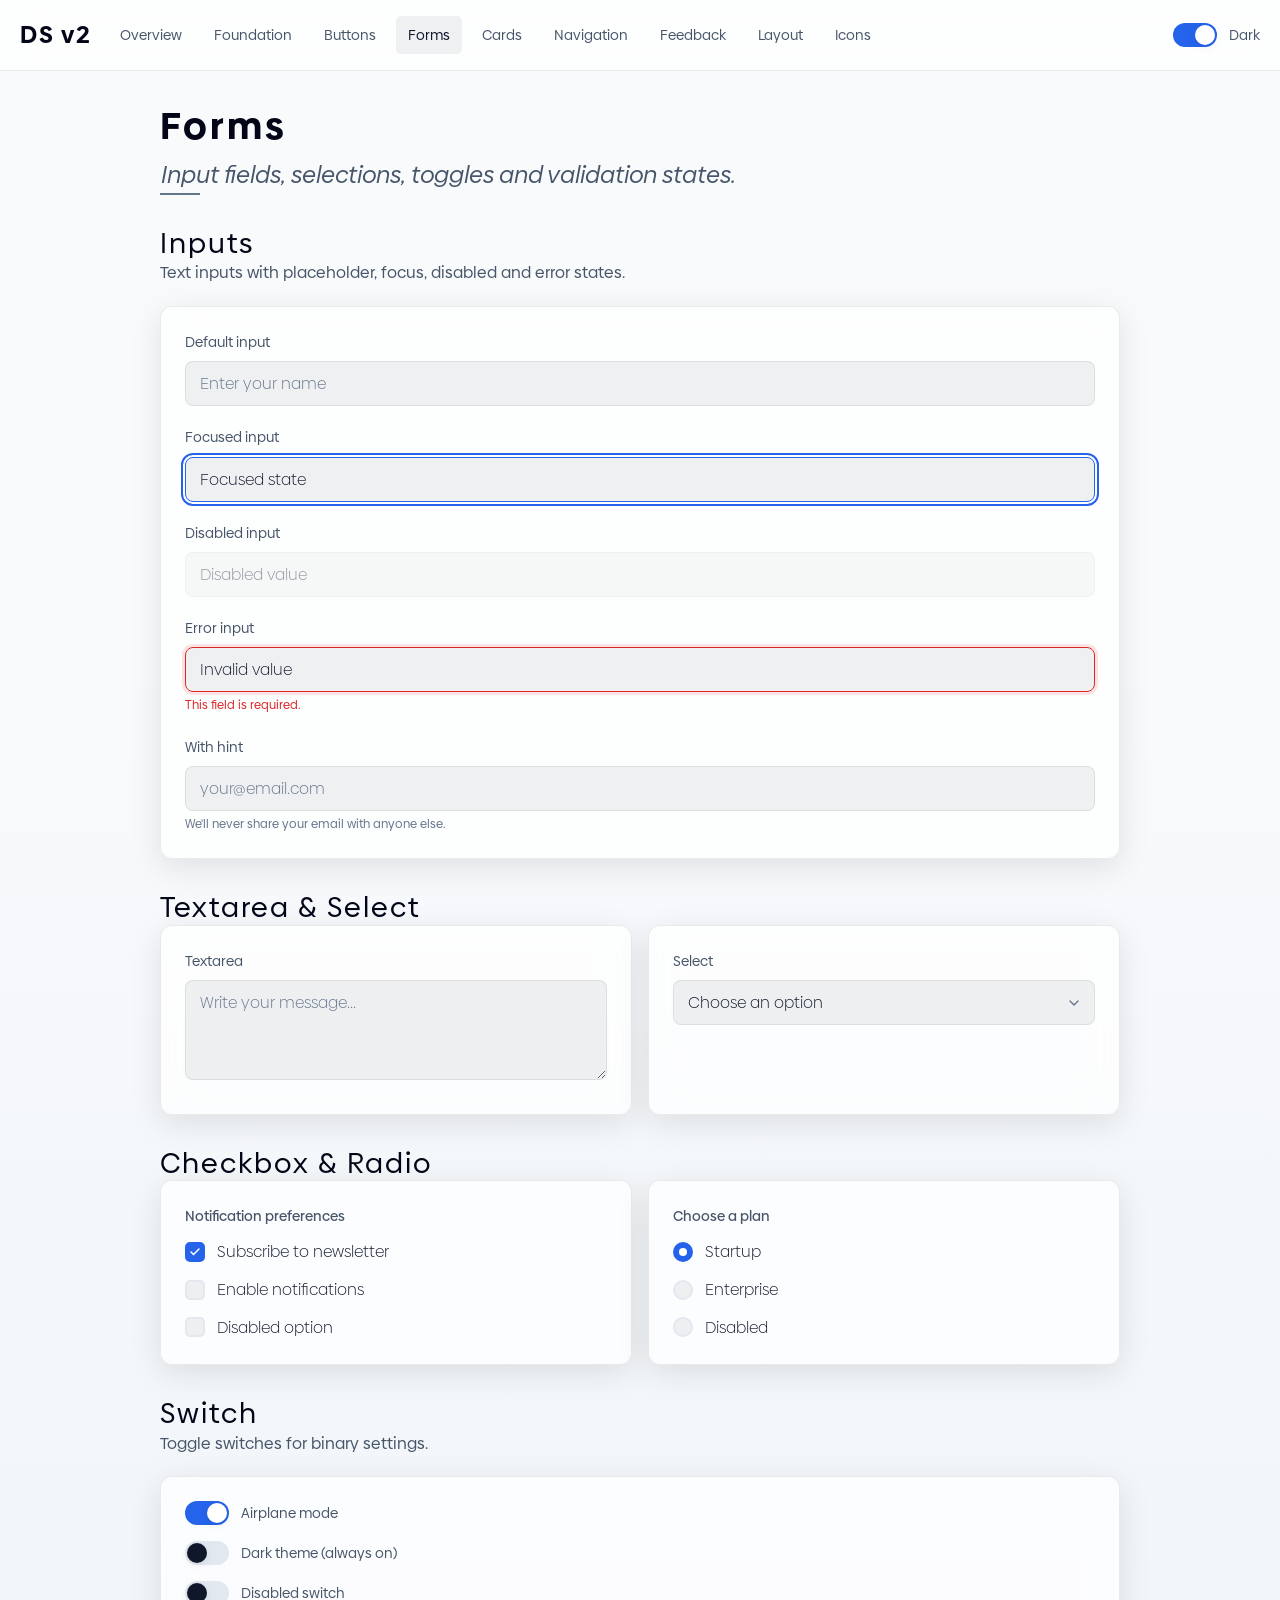
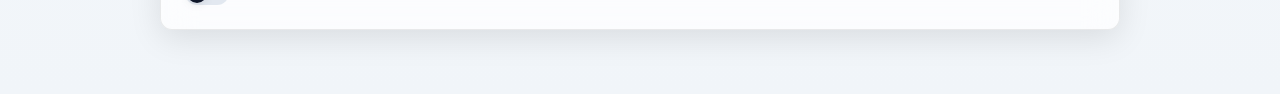
<file: design_system_v2/components/forms.html>
<!DOCTYPE html>
<html lang="en">
<head>
  <meta charset="UTF-8">
  <meta name="viewport" content="width=device-width, initial-scale=1.0">
  <title>Forms — Design System v2</title>
  <link rel="stylesheet" href="../fonts/Biennale/Biennale.css">
  <link rel="stylesheet" href="../ds.css">
  <style>
    .demo-section { margin-bottom: var(--space-8); }
    .demo-title { font-size: var(--text-xl); font-weight: var(--weight-regular); color: var(--text-heading); margin-bottom: var(--space-2); }
    .demo-desc { font-size: var(--text-md); color: var(--text-secondary); margin-bottom: var(--space-5); }
    .demo-row { display: flex; flex-wrap: wrap; align-items: flex-start; gap: var(--space-4); margin-top: var(--space-4); }
  </style>
</head>
<body>
<a href="#main-content" class="ds-skip-link">Skip to main content</a>
  <nav class="ds-navbar" aria-label="Main navigation">
    <a href="../index.html" class="ds-navbar__brand">DS v2</a>
    <ul class="ds-navbar__nav ds-hide-mobile">
      <li><a href="../index.html" class="ds-navbar__link">Overview</a></li>
      <li><a href="foundation.html" class="ds-navbar__link">Foundation</a></li>
      <li><a href="buttons.html" class="ds-navbar__link">Buttons</a></li>
      <li><a href="forms.html" class="ds-navbar__link ds-navbar__link--active">Forms</a></li>
      <li><a href="cards.html" class="ds-navbar__link">Cards</a></li>
      <li><a href="navigation.html" class="ds-navbar__link">Navigation</a></li>
      <li><a href="feedback.html" class="ds-navbar__link">Feedback</a></li>
      <li><a href="layout.html" class="ds-navbar__link">Layout</a></li>
      <li><a href="icons.html" class="ds-navbar__link">Icons</a></li>
    </ul>
    <label class="ds-switch" style="margin-left:auto">
      <input type="checkbox" id="ds-theme-toggle" role="switch" aria-checked="false">
      <span class="ds-switch__track"><span class="ds-switch__thumb"></span></span>
      <span class="ds-small">Light</span>
    </label>
    <button class="ds-navbar__hamburger" id="ds-hamburger" aria-label="Open navigation" aria-expanded="false" aria-controls="ds-mobile-nav">
      <svg width="22" height="22" viewBox="0 0 24 24" fill="none" stroke="currentColor" stroke-width="2" stroke-linecap="round" stroke-linejoin="round" aria-hidden="true"><line x1="3" y1="6" x2="21" y2="6"/><line x1="3" y1="12" x2="21" y2="12"/><line x1="3" y1="18" x2="21" y2="18"/></svg>
    </button>
  </nav>
  <nav id="ds-mobile-nav" class="ds-navbar__mobile" hidden aria-label="Mobile navigation">
    <button class="ds-btn ds-btn--ghost ds-btn--icon ds-navbar__mobile__close" id="ds-mobile-close" aria-label="Close navigation">
      <svg width="20" height="20" viewBox="0 0 24 24" fill="none" stroke="currentColor" stroke-width="2" stroke-linecap="round" stroke-linejoin="round" aria-hidden="true"><line x1="18" y1="6" x2="6" y2="18"/><line x1="6" y1="6" x2="18" y2="18"/></svg>
    </button>
    <ul class="ds-navbar__mobile__nav">
      <li><a href="../index.html" class="ds-navbar__mobile__link">Overview</a></li>
      <li><a href="foundation.html" class="ds-navbar__mobile__link">Foundation</a></li>
      <li><a href="buttons.html" class="ds-navbar__mobile__link">Buttons</a></li>
      <li><a href="forms.html" class="ds-navbar__mobile__link ds-navbar__mobile__link--active">Forms</a></li>
      <li><a href="cards.html" class="ds-navbar__mobile__link">Cards</a></li>
      <li><a href="navigation.html" class="ds-navbar__mobile__link">Navigation</a></li>
      <li><a href="feedback.html" class="ds-navbar__mobile__link">Feedback</a></li>
      <li><a href="layout.html" class="ds-navbar__mobile__link">Layout</a></li>
      <li><a href="icons.html" class="ds-navbar__mobile__link">Icons</a></li>
    </ul>
  </nav>
  
  <main class="ds-container" id="main-content">
    <section class="demo-section">
      <h1 class="ds-h1 ds-mb-2">Forms</h1>
      <p class="ds-lead">Input fields, selections, toggles and validation states.</p>
      <span class="ds-line"></span>
    </section>
    
    <!-- INPUTS -->
    <section class="demo-section">
      <h2 class="ds-h2">Inputs</h2>
      <p class="demo-desc">Text inputs with placeholder, focus, disabled and error states.</p>
      <div class="ds-card">
        <div class="ds-form-group">
          <label class="ds-label" for="input-default">Default input</label>
          <input type="text" id="input-default" class="ds-input" placeholder="Enter your name">
        </div>
        <div class="ds-form-group">
          <label class="ds-label" for="input-focus">Focused input</label>
          <input type="text" id="input-focus" class="ds-input" value="Focused state" style="border-color: var(--link); outline: 2px solid var(--link); outline-offset: 2px;">
        </div>
        <div class="ds-form-group">
          <label class="ds-label" for="input-disabled">Disabled input</label>
          <input type="text" id="input-disabled" class="ds-input" value="Disabled value" disabled>
        </div>
        <div class="ds-form-group">
          <label class="ds-label" for="input-error">Error input</label>
          <input type="text" id="input-error" class="ds-input ds-input--error" value="Invalid value" aria-invalid="true" aria-describedby="input-error-msg">
          <p class="ds-error-text" id="input-error-msg">This field is required.</p>
        </div>
        <div class="ds-form-group" style="margin-bottom: 0;">
          <label class="ds-label" for="input-hint">With hint</label>
          <input type="email" id="input-hint" class="ds-input" placeholder="your@email.com" autocomplete="email">
          <p class="ds-hint">We'll never share your email with anyone else.</p>
        </div>
      </div>
    </section>

    <!-- TEXTAREA & SELECT -->
    <section class="demo-section">
      <h2 class="ds-h2">Textarea & Select</h2>
      <div class="ds-grid ds-grid--2">
        <div class="ds-card">
          <label class="ds-label" for="textarea">Textarea</label>
          <textarea id="textarea" class="ds-textarea" placeholder="Write your message..."></textarea>
        </div>
        <div class="ds-card">
          <label class="ds-label" for="select">Select</label>
          <select id="select" class="ds-select">
            <option>Choose an option</option>
            <option>Business</option>
            <option>Technology</option>
            <option>Strategy</option>
          </select>
        </div>
      </div>
    </section>

    <!-- CHECKBOX & RADIO -->
    <section class="demo-section">
      <h2 class="ds-h2">Checkbox & Radio</h2>
      <div class="ds-grid ds-grid--2">
        <div class="ds-card">
          <fieldset class="ds-fieldset">
            <legend class="ds-legend">Notification preferences</legend>
            <label class="ds-check ds-mb-3">
              <input type="checkbox" checked>
              <span>Subscribe to newsletter</span>
            </label>
            <label class="ds-check ds-mb-3">
              <input type="checkbox">
              <span>Enable notifications</span>
            </label>
            <label class="ds-check">
              <input type="checkbox" disabled>
              <span>Disabled option</span>
            </label>
          </fieldset>
        </div>
        <div class="ds-card">
          <fieldset class="ds-fieldset">
            <legend class="ds-legend">Choose a plan</legend>
            <label class="ds-check ds-mb-3">
              <input type="radio" name="radio-demo" checked>
              <span>Startup</span>
            </label>
            <label class="ds-check ds-mb-3">
              <input type="radio" name="radio-demo">
              <span>Enterprise</span>
            </label>
            <label class="ds-check">
              <input type="radio" name="radio-demo" disabled>
              <span>Disabled</span>
            </label>
          </fieldset>
        </div>
      </div>
    </section>

    <!-- SWITCH -->
    <section class="demo-section">
      <h2 class="ds-h2">Switch</h2>
      <p class="demo-desc">Toggle switches for binary settings.</p>
      <div class="ds-card" style="display: flex; flex-direction: column; gap: var(--space-4); align-items: flex-start;">
        <label class="ds-switch">
          <input type="checkbox" role="switch" aria-checked="true" checked>
          <span class="ds-switch__track"><span class="ds-switch__thumb"></span></span>
          <span class="ds-small">Airplane mode</span>
        </label>
        <label class="ds-switch">
          <input type="checkbox" role="switch" aria-checked="false">
          <span class="ds-switch__track"><span class="ds-switch__thumb"></span></span>
          <span class="ds-small">Dark theme (always on)</span>
        </label>
        <label class="ds-switch">
          <input type="checkbox" role="switch" aria-checked="false" disabled>
          <span class="ds-switch__track"><span class="ds-switch__thumb"></span></span>
          <span class="ds-small">Disabled switch</span>
        </label>
      </div>
    </section>
  </main>
<script src="../theme.js"></script>
</body>
</html>
</file>
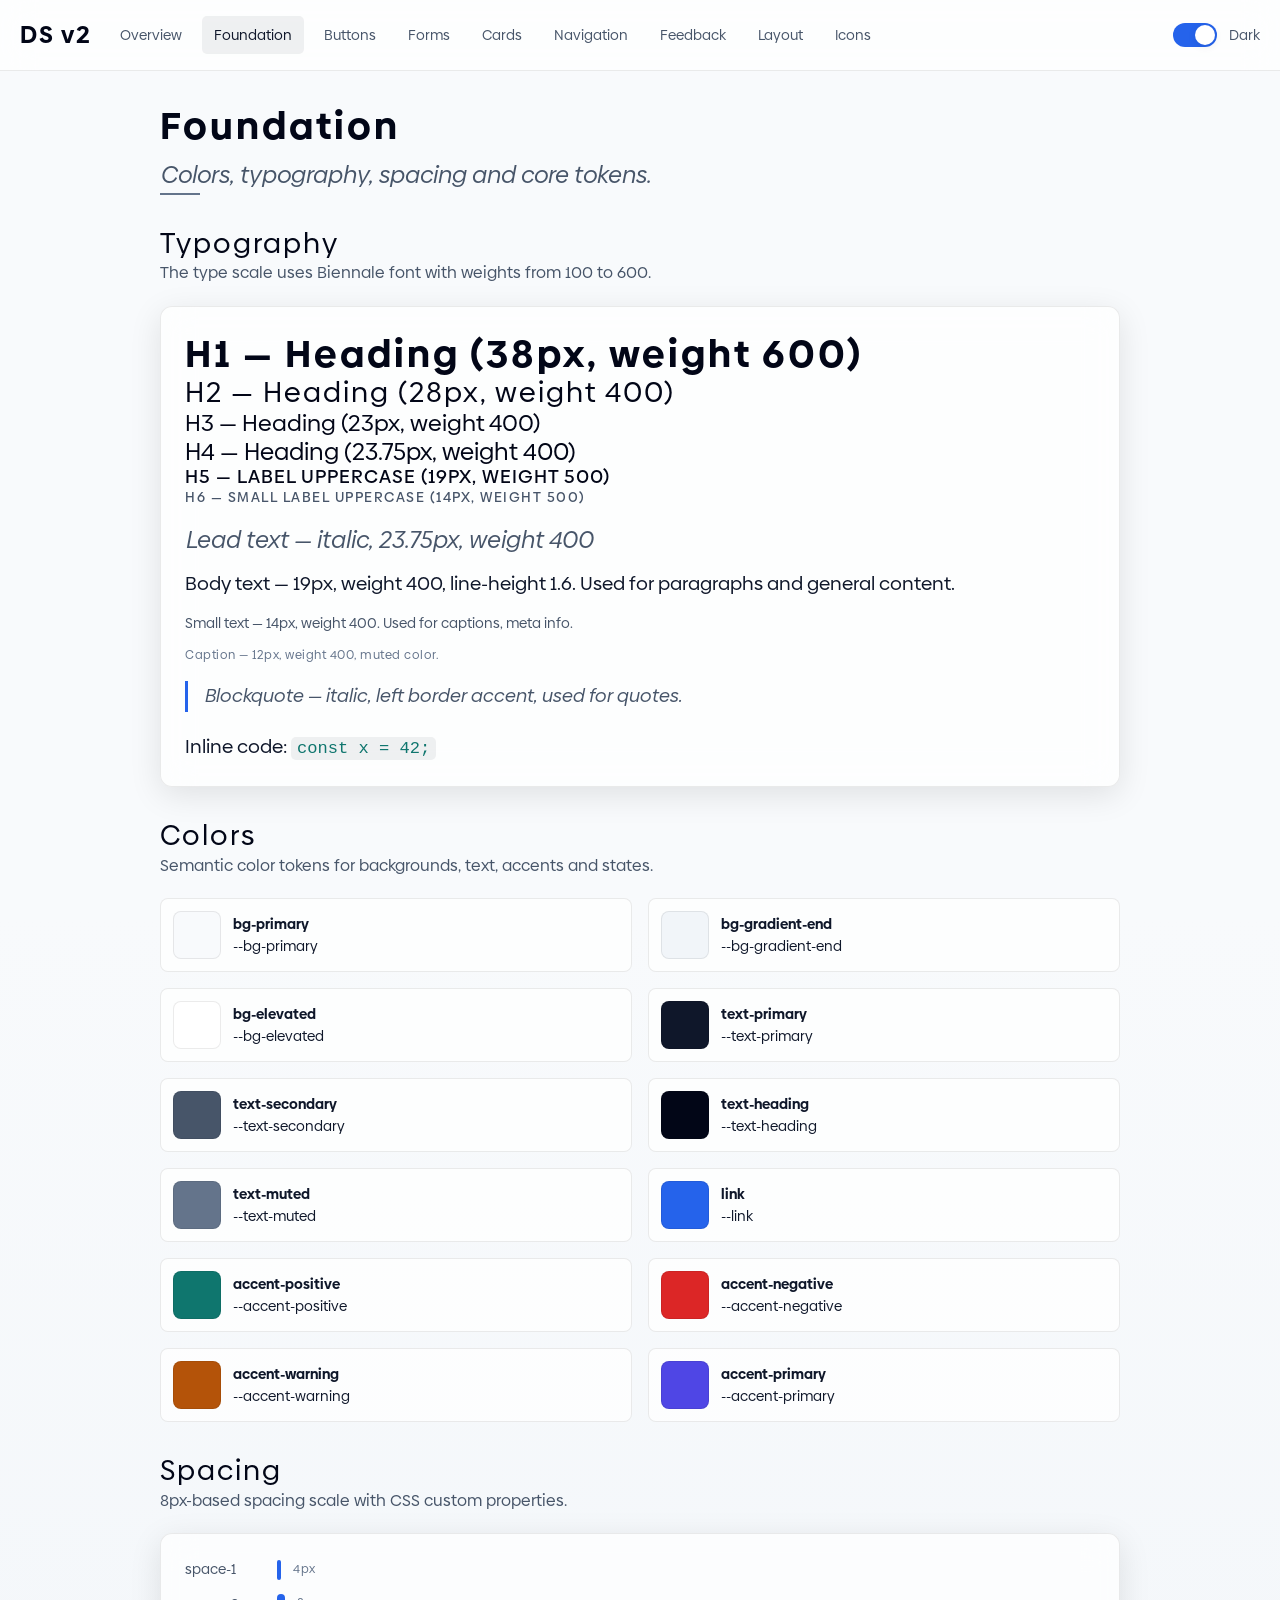
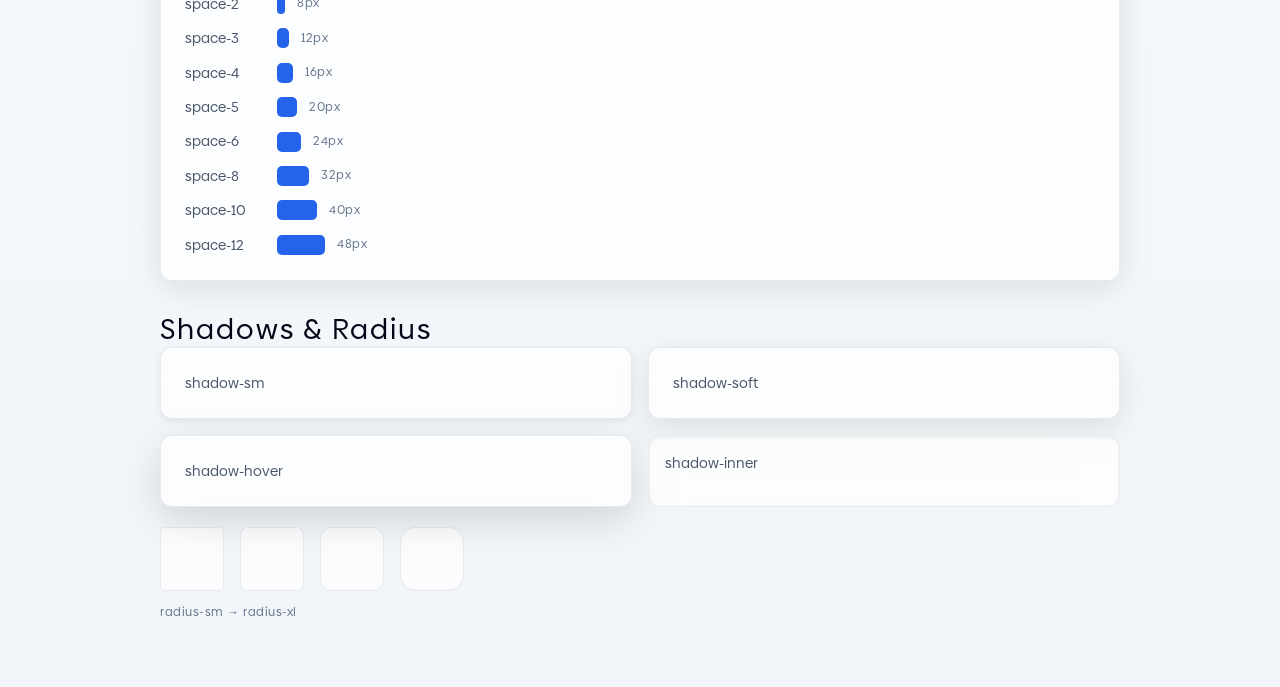
<file: design_system_v2/components/foundation.html>
<!DOCTYPE html>
<html lang="en">
<head>
  <meta charset="UTF-8">
  <meta name="viewport" content="width=device-width, initial-scale=1.0">
  <title>Foundation — Design System v2</title>
  <link rel="stylesheet" href="../fonts/Biennale/Biennale.css">
  <link rel="stylesheet" href="../ds.css">
  <style>
    .demo-section { margin-bottom: var(--space-8); }
    .demo-title { font-size: var(--text-xl); font-weight: var(--weight-regular); color: var(--text-heading); margin-bottom: var(--space-2); }
    .demo-desc { font-size: var(--text-md); color: var(--text-secondary); margin-bottom: var(--space-5); }
    .demo-grid { display: grid; gap: var(--space-4); margin-top: var(--space-4); }
    .color-swatch { display: flex; align-items: center; gap: var(--space-3); padding: var(--space-3); background: var(--glass-bg); border-radius: var(--radius-md); border: 1px solid var(--glass-border); }
    .color-swatch__box { width: 48px; height: 48px; border-radius: var(--radius-md); border: 1px solid var(--glass-border); flex-shrink: 0; }
    .color-swatch__info { font-size: var(--text-sm); }
    .spacing-box { background: var(--link); border-radius: var(--radius-sm); height: 20px; }
  </style>
</head>
<body>
<a href="#main-content" class="ds-skip-link">Skip to main content</a>
  <nav class="ds-navbar" aria-label="Main navigation">
    <a href="../index.html" class="ds-navbar__brand">DS v2</a>
    <ul class="ds-navbar__nav ds-hide-mobile">
      <li><a href="../index.html" class="ds-navbar__link">Overview</a></li>
      <li><a href="foundation.html" class="ds-navbar__link ds-navbar__link--active">Foundation</a></li>
      <li><a href="buttons.html" class="ds-navbar__link">Buttons</a></li>
      <li><a href="forms.html" class="ds-navbar__link">Forms</a></li>
      <li><a href="cards.html" class="ds-navbar__link">Cards</a></li>
      <li><a href="navigation.html" class="ds-navbar__link">Navigation</a></li>
      <li><a href="feedback.html" class="ds-navbar__link">Feedback</a></li>
      <li><a href="layout.html" class="ds-navbar__link">Layout</a></li>
      <li><a href="icons.html" class="ds-navbar__link">Icons</a></li>
    </ul>
    <label class="ds-switch" style="margin-left:auto">
      <input type="checkbox" id="ds-theme-toggle" role="switch" aria-checked="false">
      <span class="ds-switch__track"><span class="ds-switch__thumb"></span></span>
      <span class="ds-small">Light</span>
    </label>
    <button class="ds-navbar__hamburger" id="ds-hamburger" aria-label="Open navigation" aria-expanded="false" aria-controls="ds-mobile-nav">
      <svg width="22" height="22" viewBox="0 0 24 24" fill="none" stroke="currentColor" stroke-width="2" stroke-linecap="round" stroke-linejoin="round" aria-hidden="true"><line x1="3" y1="6" x2="21" y2="6"/><line x1="3" y1="12" x2="21" y2="12"/><line x1="3" y1="18" x2="21" y2="18"/></svg>
    </button>
  </nav>
  <nav id="ds-mobile-nav" class="ds-navbar__mobile" hidden aria-label="Mobile navigation">
    <button class="ds-btn ds-btn--ghost ds-btn--icon ds-navbar__mobile__close" id="ds-mobile-close" aria-label="Close navigation">
      <svg width="20" height="20" viewBox="0 0 24 24" fill="none" stroke="currentColor" stroke-width="2" stroke-linecap="round" stroke-linejoin="round" aria-hidden="true"><line x1="18" y1="6" x2="6" y2="18"/><line x1="6" y1="6" x2="18" y2="18"/></svg>
    </button>
    <ul class="ds-navbar__mobile__nav">
      <li><a href="../index.html" class="ds-navbar__mobile__link">Overview</a></li>
      <li><a href="foundation.html" class="ds-navbar__mobile__link ds-navbar__mobile__link--active">Foundation</a></li>
      <li><a href="buttons.html" class="ds-navbar__mobile__link">Buttons</a></li>
      <li><a href="forms.html" class="ds-navbar__mobile__link">Forms</a></li>
      <li><a href="cards.html" class="ds-navbar__mobile__link">Cards</a></li>
      <li><a href="navigation.html" class="ds-navbar__mobile__link">Navigation</a></li>
      <li><a href="feedback.html" class="ds-navbar__mobile__link">Feedback</a></li>
      <li><a href="layout.html" class="ds-navbar__mobile__link">Layout</a></li>
      <li><a href="icons.html" class="ds-navbar__mobile__link">Icons</a></li>
    </ul>
  </nav>
  
  <main class="ds-container" id="main-content">
    <section class="demo-section">
      <h1 class="ds-h1 ds-mb-2">Foundation</h1>
      <p class="ds-lead">Colors, typography, spacing and core tokens.</p>
      <span class="ds-line"></span>
    </section>
    
    <!-- TYPOGRAPHY -->
    <section class="demo-section">
      <h2 class="ds-h2">Typography</h2>
      <p class="demo-desc">The type scale uses Biennale font with weights from 100 to 600.</p>
      <div class="ds-card ds-mb-4">
        <p class="ds-h1">H1 — Heading (38px, weight 600)</p>
        <p class="ds-h2">H2 — Heading (28px, weight 400)</p>
        <p class="ds-h3">H3 — Heading (23px, weight 400)</p>
        <p class="ds-h4">H4 — Heading (23.75px, weight 400)</p>
        <p class="ds-h5">H5 — Label uppercase (19px, weight 500)</p>
        <p class="ds-h6">H6 — Small label uppercase (14px, weight 500)</p>
        <p class="ds-lead ds-mt-4">Lead text — italic, 23.75px, weight 400</p>
        <p class="ds-body ds-mt-3">Body text — 19px, weight 400, line-height 1.6. Used for paragraphs and general content.</p>
        <p class="ds-small ds-mt-3">Small text — 14px, weight 400. Used for captions, meta info.</p>
        <p class="ds-caption ds-mt-3">Caption — 12px, weight 400, muted color.</p>
        <blockquote class="ds-blockquote ds-mt-4">Blockquote — italic, left border accent, used for quotes.</blockquote>
        <p class="ds-mt-3">Inline code: <code class="ds-code">const x = 42;</code></p>
      </div>
    </section>

    <!-- COLORS -->
    <section class="demo-section">
      <h2 class="ds-h2">Colors</h2>
      <p class="demo-desc">Semantic color tokens for backgrounds, text, accents and states.</p>
      <div class="ds-grid ds-grid--2">
        <!-- Backgrounds -->
        <div class="color-swatch"><div class="color-swatch__box" style="background: var(--bg-primary);"></div><div class="color-swatch__info"><strong>bg-primary</strong><br>--bg-primary</div></div>
        <div class="color-swatch"><div class="color-swatch__box" style="background: var(--bg-gradient-end);"></div><div class="color-swatch__info"><strong>bg-gradient-end</strong><br>--bg-gradient-end</div></div>
        <div class="color-swatch"><div class="color-swatch__box" style="background: var(--bg-elevated);"></div><div class="color-swatch__info"><strong>bg-elevated</strong><br>--bg-elevated</div></div>
        <!-- Text -->
        <div class="color-swatch"><div class="color-swatch__box" style="background: var(--text-primary);"></div><div class="color-swatch__info"><strong>text-primary</strong><br>--text-primary</div></div>
        <div class="color-swatch"><div class="color-swatch__box" style="background: var(--text-secondary);"></div><div class="color-swatch__info"><strong>text-secondary</strong><br>--text-secondary</div></div>
        <div class="color-swatch"><div class="color-swatch__box" style="background: var(--text-heading);"></div><div class="color-swatch__info"><strong>text-heading</strong><br>--text-heading</div></div>
        <div class="color-swatch"><div class="color-swatch__box" style="background: var(--text-muted);"></div><div class="color-swatch__info"><strong>text-muted</strong><br>--text-muted</div></div>
        <!-- Accents -->
        <div class="color-swatch"><div class="color-swatch__box" style="background: var(--link);"></div><div class="color-swatch__info"><strong>link</strong><br>--link</div></div>
        <div class="color-swatch"><div class="color-swatch__box" style="background: var(--accent-positive);"></div><div class="color-swatch__info"><strong>accent-positive</strong><br>--accent-positive</div></div>
        <div class="color-swatch"><div class="color-swatch__box" style="background: var(--accent-negative);"></div><div class="color-swatch__info"><strong>accent-negative</strong><br>--accent-negative</div></div>
        <div class="color-swatch"><div class="color-swatch__box" style="background: var(--accent-warning);"></div><div class="color-swatch__info"><strong>accent-warning</strong><br>--accent-warning</div></div>
        <div class="color-swatch"><div class="color-swatch__box" style="background: var(--accent-primary);"></div><div class="color-swatch__info"><strong>accent-primary</strong><br>--accent-primary</div></div>
      </div>
    </section>

    <!-- SPACING -->
    <section class="demo-section">
      <h2 class="ds-h2">Spacing</h2>
      <p class="demo-desc">8px-based spacing scale with CSS custom properties.</p>
      <div class="ds-card">
        <div style="display: flex; align-items: center; gap: var(--space-3); margin-bottom: var(--space-3);"><span class="ds-small" style="width: 80px;">space-1</span><div class="spacing-box" style="width: 4px;"></div><span class="ds-caption">4px</span></div>
        <div style="display: flex; align-items: center; gap: var(--space-3); margin-bottom: var(--space-3);"><span class="ds-small" style="width: 80px;">space-2</span><div class="spacing-box" style="width: 8px;"></div><span class="ds-caption">8px</span></div>
        <div style="display: flex; align-items: center; gap: var(--space-3); margin-bottom: var(--space-3);"><span class="ds-small" style="width: 80px;">space-3</span><div class="spacing-box" style="width: 12px;"></div><span class="ds-caption">12px</span></div>
        <div style="display: flex; align-items: center; gap: var(--space-3); margin-bottom: var(--space-3);"><span class="ds-small" style="width: 80px;">space-4</span><div class="spacing-box" style="width: 16px;"></div><span class="ds-caption">16px</span></div>
        <div style="display: flex; align-items: center; gap: var(--space-3); margin-bottom: var(--space-3);"><span class="ds-small" style="width: 80px;">space-5</span><div class="spacing-box" style="width: 20px;"></div><span class="ds-caption">20px</span></div>
        <div style="display: flex; align-items: center; gap: var(--space-3); margin-bottom: var(--space-3);"><span class="ds-small" style="width: 80px;">space-6</span><div class="spacing-box" style="width: 24px;"></div><span class="ds-caption">24px</span></div>
        <div style="display: flex; align-items: center; gap: var(--space-3); margin-bottom: var(--space-3);"><span class="ds-small" style="width: 80px;">space-8</span><div class="spacing-box" style="width: 32px;"></div><span class="ds-caption">32px</span></div>
        <div style="display: flex; align-items: center; gap: var(--space-3); margin-bottom: var(--space-3);"><span class="ds-small" style="width: 80px;">space-10</span><div class="spacing-box" style="width: 40px;"></div><span class="ds-caption">40px</span></div>
        <div style="display: flex; align-items: center; gap: var(--space-3);"><span class="ds-small" style="width: 80px;">space-12</span><div class="spacing-box" style="width: 48px;"></div><span class="ds-caption">48px</span></div>
      </div>
    </section>

    <!-- SHADOWS & RADIUS -->
    <section class="demo-section">
      <h2 class="ds-h2">Shadows & Radius</h2>
      <div class="ds-grid ds-grid--2">
        <div class="ds-card" style="box-shadow: var(--shadow-sm);"><p class="ds-small">shadow-sm</p></div>
        <div class="ds-card" style="box-shadow: var(--shadow-soft);"><p class="ds-small">shadow-soft</p></div>
        <div class="ds-card" style="box-shadow: var(--shadow-hover);"><p class="ds-small">shadow-hover</p></div>
        <div class="ds-card" style="box-shadow: var(--shadow-inner); padding: var(--space-4);"><p class="ds-small">shadow-inner</p></div>
      </div>
      <div class="ds-flex ds-gap-4 ds-mt-5 ds-items-center">
        <div style="width: 64px; height: 64px; background: var(--glass-bg); border: 1px solid var(--glass-border); border-radius: var(--radius-sm);"></div>
        <div style="width: 64px; height: 64px; background: var(--glass-bg); border: 1px solid var(--glass-border); border-radius: var(--radius-md);"></div>
        <div style="width: 64px; height: 64px; background: var(--glass-bg); border: 1px solid var(--glass-border); border-radius: var(--radius-lg);"></div>
        <div style="width: 64px; height: 64px; background: var(--glass-bg); border: 1px solid var(--glass-border); border-radius: var(--radius-xl);"></div>
      </div>
      <p class="ds-caption ds-mt-3">radius-sm → radius-xl</p>
    </section>
  </main>
<script src="../theme.js"></script>
</body>
</html>
</file>
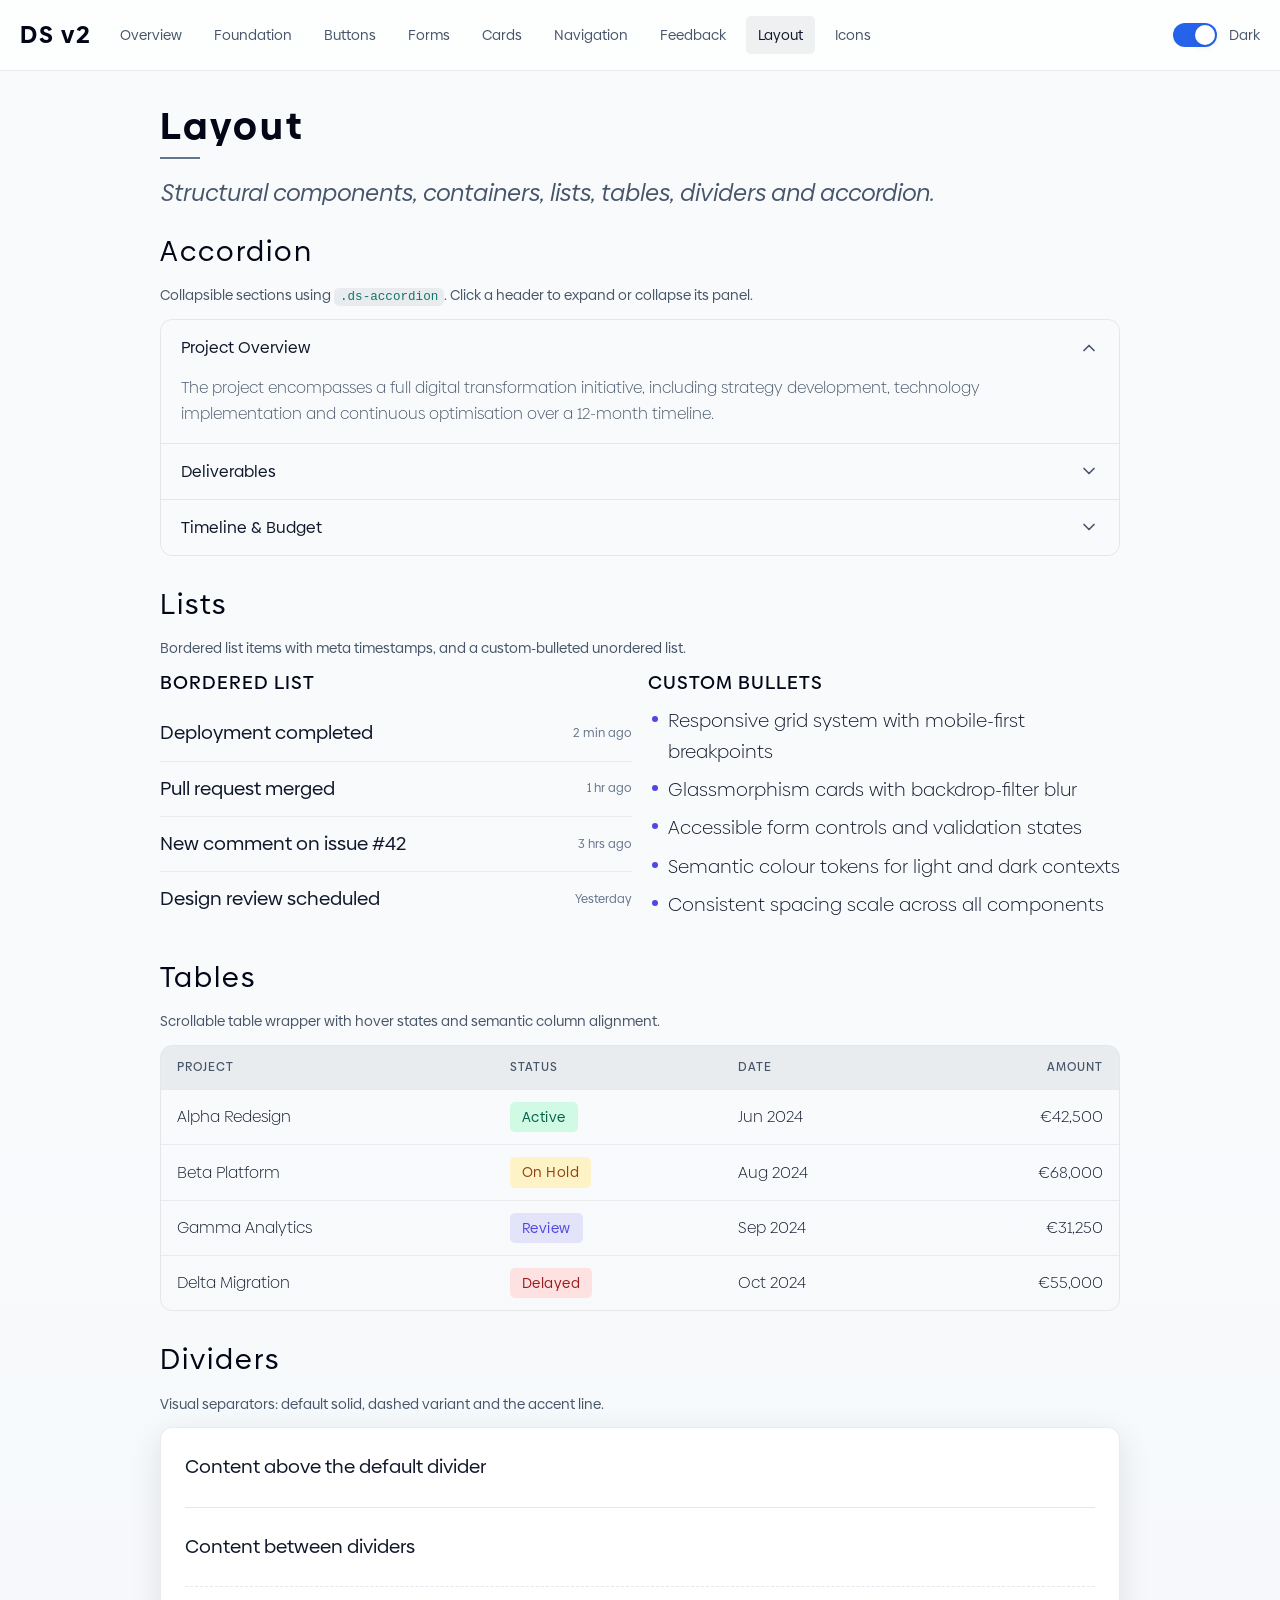
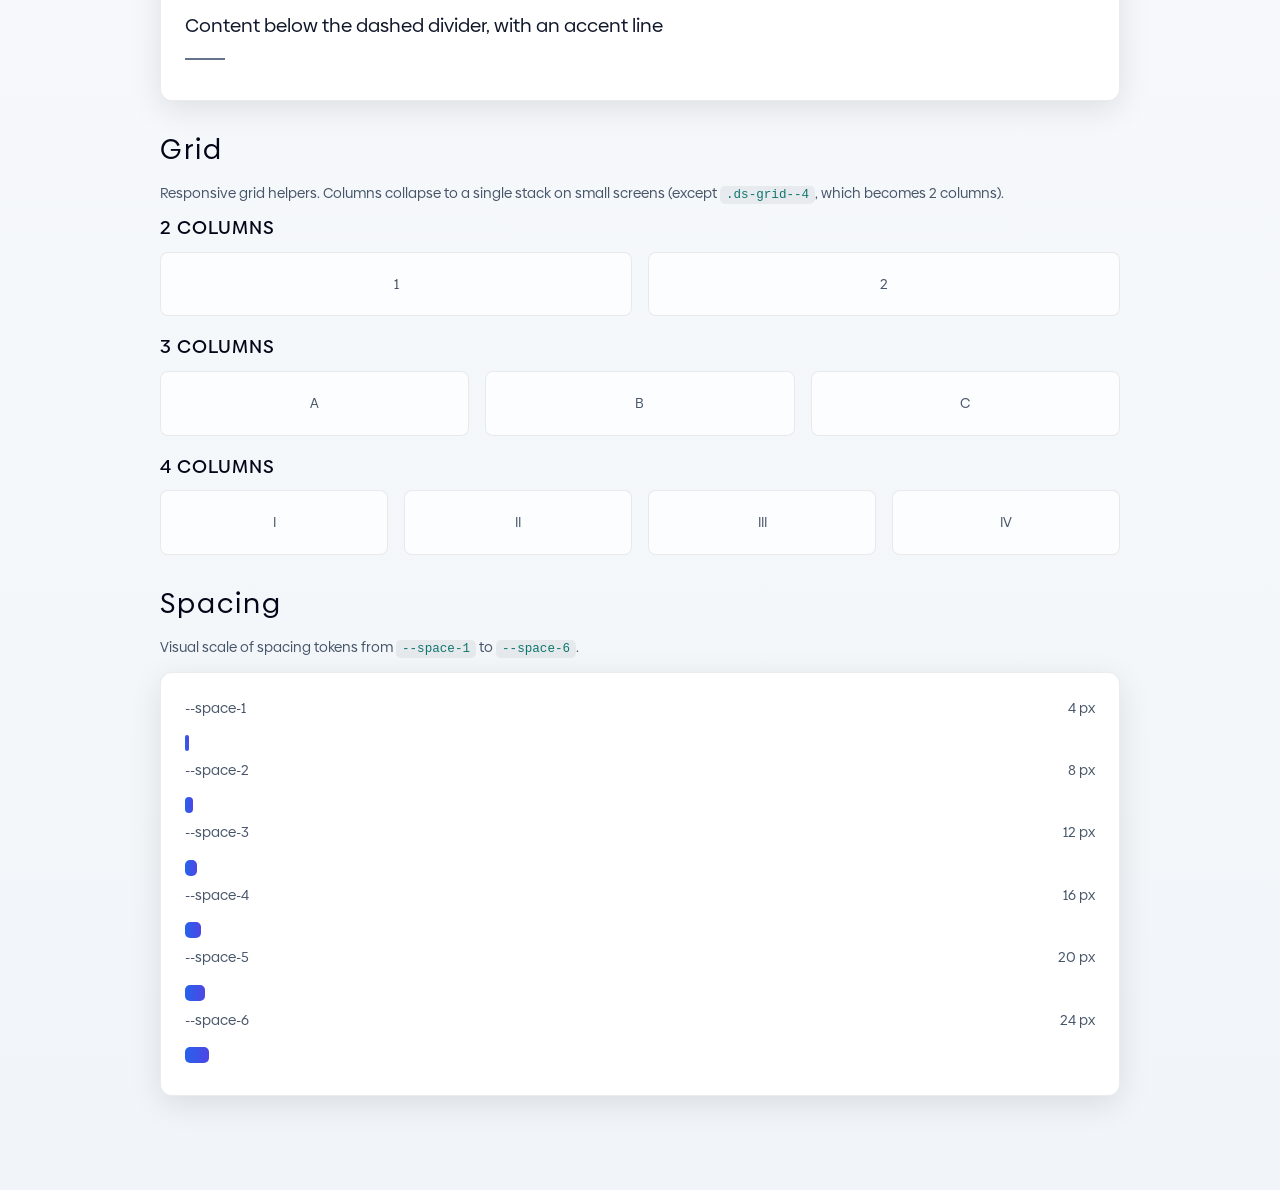
<file: design_system_v2/components/layout.html>
<!DOCTYPE html>
<html lang="en">
<head>
  <meta charset="UTF-8">
  <meta name="viewport" content="width=device-width, initial-scale=1.0">
  <title>Layout — Design System v2</title>
  <link rel="stylesheet" href="../fonts/Biennale/Biennale.css">
  <link rel="stylesheet" href="../ds.css">
  <style>
    .ds-demo-grid { display: grid; gap: var(--space-4); }
    @media (min-width: 768px) { .ds-demo-grid--2 { grid-template-columns: repeat(2, 1fr); } }

    .ds-demo-box {
      background: var(--glass-bg);
      border: 1px solid var(--glass-border);
      padding: 20px;
      border-radius: 8px;
      font-size: var(--text-sm);
      color: var(--text-secondary);
      text-align: center;
    }

    .ds-demo-bar {
      height: 16px;
      background: linear-gradient(90deg, var(--link), var(--accent-primary));
      border-radius: var(--radius-sm);
      margin-bottom: var(--space-2);
    }

    .ds-demo-bar-label {
      display: flex;
      justify-content: space-between;
      font-size: var(--text-sm);
      color: var(--text-secondary);
      margin-bottom: var(--space-4);
    }

    .ds-demo-bar-label:last-child {
      margin-bottom: 0;
    }

    .custom-bullets {
      list-style: none;
      padding-left: 0;
    }

    .custom-bullets li {
      position: relative;
      padding-left: var(--space-5);
      margin-bottom: var(--space-2);
      color: var(--text-primary);
      font-weight: var(--weight-light);
    }

    .custom-bullets li::before {
      content: '';
      position: absolute;
      left: 4px;
      top: 10px;
      width: 6px;
      height: 6px;
      background: var(--accent-primary);
      border-radius: var(--radius-full);
    }
  </style>
</head>
<body>
<a href="#main-content" class="ds-skip-link">Skip to main content</a>
  <nav class="ds-navbar" aria-label="Main navigation">
    <a href="../index.html" class="ds-navbar__brand">DS v2</a>
    <ul class="ds-navbar__nav ds-hide-mobile">
      <li><a href="../index.html" class="ds-navbar__link">Overview</a></li>
      <li><a href="foundation.html" class="ds-navbar__link">Foundation</a></li>
      <li><a href="buttons.html" class="ds-navbar__link">Buttons</a></li>
      <li><a href="forms.html" class="ds-navbar__link">Forms</a></li>
      <li><a href="cards.html" class="ds-navbar__link">Cards</a></li>
      <li><a href="navigation.html" class="ds-navbar__link">Navigation</a></li>
      <li><a href="feedback.html" class="ds-navbar__link">Feedback</a></li>
      <li><a href="layout.html" class="ds-navbar__link ds-navbar__link--active">Layout</a></li>
      <li><a href="icons.html" class="ds-navbar__link">Icons</a></li>
    </ul>
    <label class="ds-switch" style="margin-left:auto">
      <input type="checkbox" id="ds-theme-toggle" role="switch" aria-checked="false">
      <span class="ds-switch__track"><span class="ds-switch__thumb"></span></span>
      <span class="ds-small">Light</span>
    </label>
    <button class="ds-navbar__hamburger" id="ds-hamburger" aria-label="Open navigation" aria-expanded="false" aria-controls="ds-mobile-nav">
      <svg width="22" height="22" viewBox="0 0 24 24" fill="none" stroke="currentColor" stroke-width="2" stroke-linecap="round" stroke-linejoin="round" aria-hidden="true"><line x1="3" y1="6" x2="21" y2="6"/><line x1="3" y1="12" x2="21" y2="12"/><line x1="3" y1="18" x2="21" y2="18"/></svg>
    </button>
  </nav>
  <nav id="ds-mobile-nav" class="ds-navbar__mobile" hidden aria-label="Mobile navigation">
    <button class="ds-btn ds-btn--ghost ds-btn--icon ds-navbar__mobile__close" id="ds-mobile-close" aria-label="Close navigation">
      <svg width="20" height="20" viewBox="0 0 24 24" fill="none" stroke="currentColor" stroke-width="2" stroke-linecap="round" stroke-linejoin="round" aria-hidden="true"><line x1="18" y1="6" x2="6" y2="18"/><line x1="6" y1="6" x2="18" y2="18"/></svg>
    </button>
    <ul class="ds-navbar__mobile__nav">
      <li><a href="../index.html" class="ds-navbar__mobile__link">Overview</a></li>
      <li><a href="foundation.html" class="ds-navbar__mobile__link">Foundation</a></li>
      <li><a href="buttons.html" class="ds-navbar__mobile__link">Buttons</a></li>
      <li><a href="forms.html" class="ds-navbar__mobile__link">Forms</a></li>
      <li><a href="cards.html" class="ds-navbar__mobile__link">Cards</a></li>
      <li><a href="navigation.html" class="ds-navbar__mobile__link">Navigation</a></li>
      <li><a href="feedback.html" class="ds-navbar__mobile__link">Feedback</a></li>
      <li><a href="layout.html" class="ds-navbar__mobile__link ds-navbar__mobile__link--active">Layout</a></li>
      <li><a href="icons.html" class="ds-navbar__mobile__link">Icons</a></li>
    </ul>
  </nav>

  <main class="ds-container ds-mb-8" id="main-content">
    <h1 class="ds-h1 ds-mb-2">Layout</h1>
    <span class="ds-line"></span>
    <p class="ds-lead ds-mb-6">Structural components, containers, lists, tables, dividers and accordion.</p>

    <!-- ACCORDION -->
    <section class="ds-mb-8">
      <h2 class="ds-h2 ds-mb-4">Accordion</h2>
      <p class="ds-small ds-mb-3">Collapsible sections using <code class="ds-code">.ds-accordion</code>. Click a header to expand or collapse its panel.</p>
      <div class="ds-accordion">
        <div class="ds-accordion__item ds-accordion__item--open">
          <button class="ds-accordion__trigger" aria-expanded="true" aria-controls="acc-lyt-1" id="acc-lyt-trigger-1">
            <span>Project Overview</span>
            <svg class="ds-accordion__icon" viewBox="0 0 24 24" fill="none" stroke="currentColor" stroke-width="2" stroke-linecap="round" stroke-linejoin="round" aria-hidden="true">
              <polyline points="6 9 12 15 18 9"></polyline>
            </svg>
          </button>
          <div class="ds-accordion__panel" id="acc-lyt-1" role="region" aria-labelledby="acc-lyt-trigger-1">
            <div class="ds-accordion__content">
              <p>The project encompasses a full digital transformation initiative, including strategy development, technology implementation and continuous optimisation over a 12-month timeline.</p>
            </div>
          </div>
        </div>
        <div class="ds-accordion__item">
          <button class="ds-accordion__trigger" aria-expanded="false" aria-controls="acc-lyt-2" id="acc-lyt-trigger-2">
            <span>Deliverables</span>
            <svg class="ds-accordion__icon" viewBox="0 0 24 24" fill="none" stroke="currentColor" stroke-width="2" stroke-linecap="round" stroke-linejoin="round" aria-hidden="true">
              <polyline points="6 9 12 15 18 9"></polyline>
            </svg>
          </button>
          <div class="ds-accordion__panel" id="acc-lyt-2" role="region" aria-labelledby="acc-lyt-trigger-2">
            <div class="ds-accordion__content">
              <p>Strategic roadmap, design system v2, component library, API documentation, QA test suite and deployment pipeline configuration.</p>
            </div>
          </div>
        </div>
        <div class="ds-accordion__item">
          <button class="ds-accordion__trigger" aria-expanded="false" aria-controls="acc-lyt-3" id="acc-lyt-trigger-3">
            <span>Timeline & Budget</span>
            <svg class="ds-accordion__icon" viewBox="0 0 24 24" fill="none" stroke="currentColor" stroke-width="2" stroke-linecap="round" stroke-linejoin="round" aria-hidden="true">
              <polyline points="6 9 12 15 18 9"></polyline>
            </svg>
          </button>
          <div class="ds-accordion__panel" id="acc-lyt-3" role="region" aria-labelledby="acc-lyt-trigger-3">
            <div class="ds-accordion__content">
              <p>Phase 1 (Discovery) — 4 weeks. Phase 2 (Build) — 16 weeks. Phase 3 (Launch) — 4 weeks. Total budget allocated: €185,000.</p>
            </div>
          </div>
        </div>
      </div>
    </section>

    <!-- LISTS -->
    <section class="ds-mb-8">
      <h2 class="ds-h2 ds-mb-4">Lists</h2>
      <p class="ds-small ds-mb-3">Bordered list items with meta timestamps, and a custom-bulleted unordered list.</p>
      <div class="ds-demo-grid ds-demo-grid--2">
        <div>
          <h3 class="ds-h5 ds-mb-3">Bordered List</h3>
          <ul class="ds-list ds-list--bordered">
            <li>
              <div class="ds-list-item">
                <span>Deployment completed</span>
                <span class="ds-list-item__meta">2 min ago</span>
              </div>
            </li>
            <li>
              <div class="ds-list-item">
                <span>Pull request merged</span>
                <span class="ds-list-item__meta">1 hr ago</span>
              </div>
            </li>
            <li>
              <div class="ds-list-item">
                <span>New comment on issue #42</span>
                <span class="ds-list-item__meta">3 hrs ago</span>
              </div>
            </li>
            <li>
              <div class="ds-list-item">
                <span>Design review scheduled</span>
                <span class="ds-list-item__meta">Yesterday</span>
              </div>
            </li>
          </ul>
        </div>
        <div>
          <h3 class="ds-h5 ds-mb-3">Custom Bullets</h3>
          <ul class="custom-bullets">
            <li>Responsive grid system with mobile-first breakpoints</li>
            <li>Glassmorphism cards with backdrop-filter blur</li>
            <li>Accessible form controls and validation states</li>
            <li>Semantic colour tokens for light and dark contexts</li>
            <li>Consistent spacing scale across all components</li>
          </ul>
        </div>
      </div>
    </section>

    <!-- TABLES -->
    <section class="ds-mb-8">
      <h2 class="ds-h2 ds-mb-4">Tables</h2>
      <p class="ds-small ds-mb-3">Scrollable table wrapper with hover states and semantic column alignment.</p>
      <div class="ds-table-wrapper">
        <table class="ds-table">
          <thead>
            <tr>
              <th scope="col">Project</th>
              <th scope="col">Status</th>
              <th scope="col">Date</th>
              <th scope="col" class="ds-text-right">Amount</th>
            </tr>
          </thead>
          <tbody>
            <tr>
              <td>Alpha Redesign</td>
              <td><span class="ds-badge ds-badge--success">Active</span></td>
              <td>Jun 2024</td>
              <td class="ds-text-right">€42,500</td>
            </tr>
            <tr>
              <td>Beta Platform</td>
              <td><span class="ds-badge ds-badge--warning">On Hold</span></td>
              <td>Aug 2024</td>
              <td class="ds-text-right">€68,000</td>
            </tr>
            <tr>
              <td>Gamma Analytics</td>
              <td><span class="ds-badge ds-badge--info">Review</span></td>
              <td>Sep 2024</td>
              <td class="ds-text-right">€31,250</td>
            </tr>
            <tr>
              <td>Delta Migration</td>
              <td><span class="ds-badge ds-badge--danger">Delayed</span></td>
              <td>Oct 2024</td>
              <td class="ds-text-right">€55,000</td>
            </tr>
          </tbody>
        </table>
      </div>
    </section>

    <!-- DIVIDERS -->
    <section class="ds-mb-8">
      <h2 class="ds-h2 ds-mb-4">Dividers</h2>
      <p class="ds-small ds-mb-3">Visual separators: default solid, dashed variant and the accent line.</p>
      <div class="ds-card ds-card--flat">
        <p class="ds-body">Content above the default divider</p>
        <hr class="ds-divider">
        <p class="ds-body">Content between dividers</p>
        <hr class="ds-divider ds-divider--dashed">
        <p class="ds-body">Content below the dashed divider, with an accent line</p>
        <span class="ds-line ds-mt-4"></span>
      </div>
    </section>

    <!-- GRID -->
    <section class="ds-mb-8">
      <h2 class="ds-h2 ds-mb-4">Grid</h2>
      <p class="ds-small ds-mb-3">Responsive grid helpers. Columns collapse to a single stack on small screens (except <code class="ds-code">.ds-grid--4</code>, which becomes 2 columns).</p>

      <h3 class="ds-h5 ds-mb-3">2 Columns</h3>
      <div class="ds-grid ds-grid--2 ds-mb-5">
        <div class="ds-demo-box">1</div>
        <div class="ds-demo-box">2</div>
      </div>

      <h3 class="ds-h5 ds-mb-3">3 Columns</h3>
      <div class="ds-grid ds-grid--3 ds-mb-5">
        <div class="ds-demo-box">A</div>
        <div class="ds-demo-box">B</div>
        <div class="ds-demo-box">C</div>
      </div>

      <h3 class="ds-h5 ds-mb-3">4 Columns</h3>
      <div class="ds-grid ds-grid--4">
        <div class="ds-demo-box">I</div>
        <div class="ds-demo-box">II</div>
        <div class="ds-demo-box">III</div>
        <div class="ds-demo-box">IV</div>
      </div>
    </section>

    <!-- SPACING -->
    <section class="ds-mb-8">
      <h2 class="ds-h2 ds-mb-4">Spacing</h2>
      <p class="ds-small ds-mb-3">Visual scale of spacing tokens from <code class="ds-code">--space-1</code> to <code class="ds-code">--space-6</code>.</p>
      <div class="ds-card ds-card--flat">
        <div class="ds-demo-bar-label">
          <span>--space-1</span>
          <span>4 px</span>
        </div>
        <div class="ds-demo-bar" style="width: var(--space-1);"></div>

        <div class="ds-demo-bar-label">
          <span>--space-2</span>
          <span>8 px</span>
        </div>
        <div class="ds-demo-bar" style="width: var(--space-2);"></div>

        <div class="ds-demo-bar-label">
          <span>--space-3</span>
          <span>12 px</span>
        </div>
        <div class="ds-demo-bar" style="width: var(--space-3);"></div>

        <div class="ds-demo-bar-label">
          <span>--space-4</span>
          <span>16 px</span>
        </div>
        <div class="ds-demo-bar" style="width: var(--space-4);"></div>

        <div class="ds-demo-bar-label">
          <span>--space-5</span>
          <span>20 px</span>
        </div>
        <div class="ds-demo-bar" style="width: var(--space-5);"></div>

        <div class="ds-demo-bar-label">
          <span>--space-6</span>
          <span>24 px</span>
        </div>
        <div class="ds-demo-bar" style="width: var(--space-6);"></div>
      </div>
    </section>
  </main>

  <script>
    (function () {
      const accordions = document.querySelectorAll('.ds-accordion');
      accordions.forEach(function (accordion) {
        accordion.addEventListener('click', function (e) {
          const trigger = e.target.closest('.ds-accordion__trigger');
          if (!trigger) return;

          const item = trigger.closest('.ds-accordion__item');
          const isOpen = item.classList.contains('ds-accordion__item--open');

          // Close all siblings if you want accordion behaviour (optional):
          // accordion.querySelectorAll('.ds-accordion__item').forEach(function (i) {
          //   i.classList.remove('ds-accordion__item--open');
          //   i.querySelector('.ds-accordion__trigger').setAttribute('aria-expanded', 'false');
          // });

          if (isOpen) {
            item.classList.remove('ds-accordion__item--open');
            trigger.setAttribute('aria-expanded', 'false');
          } else {
            item.classList.add('ds-accordion__item--open');
            trigger.setAttribute('aria-expanded', 'true');
          }
        });
      });
    })();
  </script>
<script src="../theme.js"></script>
</body>
</html>
</file>
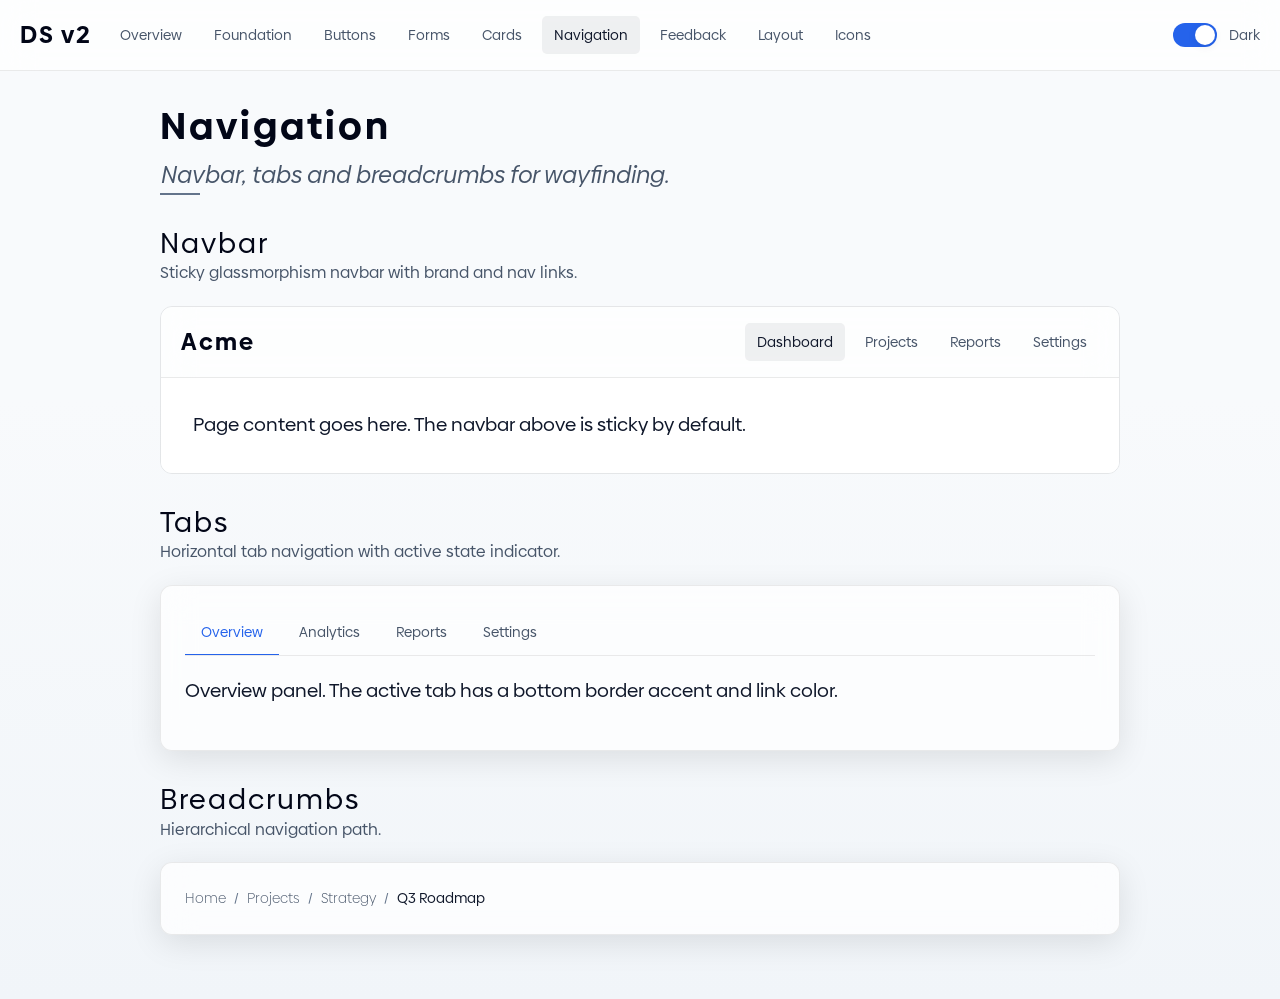
<file: design_system_v2/components/navigation.html>
<!DOCTYPE html>
<html lang="en">
<head>
  <meta charset="UTF-8">
  <meta name="viewport" content="width=device-width, initial-scale=1.0">
  <title>Navigation — Design System v2</title>
  <link rel="stylesheet" href="../fonts/Biennale/Biennale.css">
  <link rel="stylesheet" href="../ds.css">
  <style>
    .demo-section { margin-bottom: var(--space-8); }
    .demo-title { font-size: var(--text-xl); font-weight: var(--weight-regular); color: var(--text-heading); margin-bottom: var(--space-2); }
    .demo-desc { font-size: var(--text-md); color: var(--text-secondary); margin-bottom: var(--space-5); }
  </style>
</head>
<body>
<a href="#main-content" class="ds-skip-link">Skip to main content</a>
  <nav class="ds-navbar" aria-label="Main navigation">
    <a href="../index.html" class="ds-navbar__brand">DS v2</a>
    <ul class="ds-navbar__nav ds-hide-mobile">
      <li><a href="../index.html" class="ds-navbar__link">Overview</a></li>
      <li><a href="foundation.html" class="ds-navbar__link">Foundation</a></li>
      <li><a href="buttons.html" class="ds-navbar__link">Buttons</a></li>
      <li><a href="forms.html" class="ds-navbar__link">Forms</a></li>
      <li><a href="cards.html" class="ds-navbar__link">Cards</a></li>
      <li><a href="navigation.html" class="ds-navbar__link ds-navbar__link--active">Navigation</a></li>
      <li><a href="feedback.html" class="ds-navbar__link">Feedback</a></li>
      <li><a href="layout.html" class="ds-navbar__link">Layout</a></li>
      <li><a href="icons.html" class="ds-navbar__link">Icons</a></li>
    </ul>
    <label class="ds-switch" style="margin-left:auto">
      <input type="checkbox" id="ds-theme-toggle" role="switch" aria-checked="false">
      <span class="ds-switch__track"><span class="ds-switch__thumb"></span></span>
      <span class="ds-small">Light</span>
    </label>
    <button class="ds-navbar__hamburger" id="ds-hamburger" aria-label="Open navigation" aria-expanded="false" aria-controls="ds-mobile-nav">
      <svg width="22" height="22" viewBox="0 0 24 24" fill="none" stroke="currentColor" stroke-width="2" stroke-linecap="round" stroke-linejoin="round" aria-hidden="true"><line x1="3" y1="6" x2="21" y2="6"/><line x1="3" y1="12" x2="21" y2="12"/><line x1="3" y1="18" x2="21" y2="18"/></svg>
    </button>
  </nav>
  <nav id="ds-mobile-nav" class="ds-navbar__mobile" hidden aria-label="Mobile navigation">
    <button class="ds-btn ds-btn--ghost ds-btn--icon ds-navbar__mobile__close" id="ds-mobile-close" aria-label="Close navigation">
      <svg width="20" height="20" viewBox="0 0 24 24" fill="none" stroke="currentColor" stroke-width="2" stroke-linecap="round" stroke-linejoin="round" aria-hidden="true"><line x1="18" y1="6" x2="6" y2="18"/><line x1="6" y1="6" x2="18" y2="18"/></svg>
    </button>
    <ul class="ds-navbar__mobile__nav">
      <li><a href="../index.html" class="ds-navbar__mobile__link">Overview</a></li>
      <li><a href="foundation.html" class="ds-navbar__mobile__link">Foundation</a></li>
      <li><a href="buttons.html" class="ds-navbar__mobile__link">Buttons</a></li>
      <li><a href="forms.html" class="ds-navbar__mobile__link">Forms</a></li>
      <li><a href="cards.html" class="ds-navbar__mobile__link">Cards</a></li>
      <li><a href="navigation.html" class="ds-navbar__mobile__link ds-navbar__mobile__link--active">Navigation</a></li>
      <li><a href="feedback.html" class="ds-navbar__mobile__link">Feedback</a></li>
      <li><a href="layout.html" class="ds-navbar__mobile__link">Layout</a></li>
      <li><a href="icons.html" class="ds-navbar__mobile__link">Icons</a></li>
    </ul>
  </nav>
  
  <main class="ds-container" id="main-content">
    <section class="demo-section">
      <h1 class="ds-h1 ds-mb-2">Navigation</h1>
      <p class="ds-lead">Navbar, tabs and breadcrumbs for wayfinding.</p>
      <span class="ds-line"></span>
    </section>
    
    <!-- NAVBAR -->
    <section class="demo-section">
      <h2 class="ds-h2">Navbar</h2>
      <p class="demo-desc">Sticky glassmorphism navbar with brand and nav links.</p>
      <div style="border: 1px solid var(--glass-border); border-radius: var(--radius-lg); overflow-x: auto;">
        <nav class="ds-navbar" style="position: relative;" aria-label="Demo navbar">
          <div class="ds-navbar__brand">Acme</div>
          <ul class="ds-navbar__nav">
            <li><a href="#" class="ds-navbar__link ds-navbar__link--active">Dashboard</a></li>
            <li><a href="#" class="ds-navbar__link">Projects</a></li>
            <li><a href="#" class="ds-navbar__link">Reports</a></li>
            <li><a href="#" class="ds-navbar__link">Settings</a></li>
          </ul>
        </nav>
        <div style="padding: var(--space-8); background: var(--bg-elevated);">
          <p class="ds-body">Page content goes here. The navbar above is sticky by default.</p>
        </div>
      </div>
    </section>

    <!-- TABS -->
    <section class="demo-section">
      <h2 class="ds-h2">Tabs</h2>
      <p class="demo-desc">Horizontal tab navigation with active state indicator.</p>
      <div class="ds-card">
        <ul class="ds-tabs" role="tablist" aria-label="Demo tabs" id="tablist-nav">
          <li class="ds-tabs__item" role="presentation"><button class="ds-tabs__link ds-tabs__link--active" role="tab" id="tab-nav-overview" aria-selected="true" aria-controls="panel-nav-overview">Overview</button></li>
          <li class="ds-tabs__item" role="presentation"><button class="ds-tabs__link" role="tab" id="tab-nav-analytics" aria-selected="false" aria-controls="panel-nav-analytics" tabindex="-1">Analytics</button></li>
          <li class="ds-tabs__item" role="presentation"><button class="ds-tabs__link" role="tab" id="tab-nav-reports" aria-selected="false" aria-controls="panel-nav-reports" tabindex="-1">Reports</button></li>
          <li class="ds-tabs__item" role="presentation"><button class="ds-tabs__link" role="tab" id="tab-nav-settings" aria-selected="false" aria-controls="panel-nav-settings" tabindex="-1">Settings</button></li>
        </ul>
        <div role="tabpanel" id="panel-nav-overview" aria-labelledby="tab-nav-overview" style="padding: var(--space-5) 0;">
          <p class="ds-body">Overview panel. The active tab has a bottom border accent and link color.</p>
        </div>
        <div role="tabpanel" id="panel-nav-analytics" aria-labelledby="tab-nav-analytics" style="padding: var(--space-5) 0;" hidden>
          <p class="ds-body">Analytics panel content.</p>
        </div>
        <div role="tabpanel" id="panel-nav-reports" aria-labelledby="tab-nav-reports" style="padding: var(--space-5) 0;" hidden>
          <p class="ds-body">Reports panel content.</p>
        </div>
        <div role="tabpanel" id="panel-nav-settings" aria-labelledby="tab-nav-settings" style="padding: var(--space-5) 0;" hidden>
          <p class="ds-body">Settings panel content.</p>
        </div>
      </div>
    </section>

    <!-- BREADCRUMBS -->
    <section class="demo-section">
      <h2 class="ds-h2">Breadcrumbs</h2>
      <p class="demo-desc">Hierarchical navigation path.</p>
      <div class="ds-card">
        <nav aria-label="Breadcrumb">
          <ol class="ds-breadcrumbs">
            <li><a href="#">Home</a></li>
            <li class="ds-breadcrumbs__sep" aria-hidden="true">/</li>
            <li><a href="#">Projects</a></li>
            <li class="ds-breadcrumbs__sep" aria-hidden="true">/</li>
            <li><a href="#">Strategy</a></li>
            <li class="ds-breadcrumbs__sep" aria-hidden="true">/</li>
            <li class="ds-breadcrumbs__current" aria-current="page">Q3 Roadmap</li>
          </ol>
        </nav>
      </div>
    </section>
  </main>
<script>
document.addEventListener('DOMContentLoaded', function () {
  document.querySelectorAll('[role="tablist"]').forEach(function (tl) {
    tl.addEventListener('keydown', function (e) {
      var tabs = Array.from(tl.querySelectorAll('[role="tab"]'));
      var idx = tabs.indexOf(document.activeElement);
      if (idx === -1) return;
      var next;
      if (e.key === 'ArrowRight') next = (idx + 1) % tabs.length;
      else if (e.key === 'ArrowLeft') next = (idx - 1 + tabs.length) % tabs.length;
      else if (e.key === 'Home') next = 0;
      else if (e.key === 'End') next = tabs.length - 1;
      else return;
      e.preventDefault();
      tabs.forEach(function (t, i) { t.setAttribute('tabindex', i === next ? '0' : '-1'); });
      tabs[next].focus();
    });
    tl.addEventListener('click', function (e) {
      var tab = e.target.closest('[role="tab"]');
      if (!tab) return;
      var tabs = Array.from(tl.querySelectorAll('[role="tab"]'));
      tabs.forEach(function (t) {
        var sel = t === tab;
        t.setAttribute('aria-selected', sel);
        t.setAttribute('tabindex', sel ? '0' : '-1');
        t.classList.toggle('ds-tabs__link--active', sel);
        var pid = t.getAttribute('aria-controls');
        if (pid) { var p = document.getElementById(pid); if (p) p.hidden = !sel; }
      });
    });
  });
});
</script>
<script src="../theme.js"></script>
</body>
</html>
</file>
<file: design_system_v2/fonts/Biennale/Biennale.css>
@font-face {
  font-family: 'Biennale';
  src: url('Biennale-Regular.woff') format('woff');
  font-style: normal;
  font-weight: 400;
  text-rendering: optimizeLegibility;
  font-display: swap;
}

@font-face {
  font-family: 'Biennale';
  src: url('Biennale-RegularIt.woff') format('woff');
  font-style: italic;
  font-weight: 400;
  text-rendering: optimizeLegibility;
  font-display: swap;
}

@font-face {
  font-family: 'Biennale';
  src: url('Biennale-Light.woff') format('woff');
  font-style: normal;
  font-weight: 200;
  text-rendering: optimizeLegibility;
  font-display: swap;
}

@font-face {
  font-family: 'Biennale';
  src: url('Biennale-LightIt.woff') format('woff');
  font-style: italic;
  font-weight: 200;
  text-rendering: optimizeLegibility;
  font-display: swap;
}

@font-face {
  font-family: 'Biennale';
  src: url('Biennale-Medium.woff') format('woff');
  font-style: normal;
  font-weight: 500;
  text-rendering: optimizeLegibility;
  font-display: swap;
}

@font-face {
  font-family: 'Biennale';
  src: url('Biennale-MediumIt.woff') format('woff');
  font-style: italic;
  font-weight: 500;
  text-rendering: optimizeLegibility;
  font-display: swap;
}

@font-face {
  font-family: 'Biennale';
  src: url('Biennale-Bold.woff') format('woff');
  font-style: normal;
  font-weight: 700;
  text-rendering: optimizeLegibility;
  font-display: swap;
}

@font-face {
  font-family: 'Biennale';
  src: url('Biennale-BoldIt.woff') format('woff');
  font-style: italic;
  font-weight: 700;
  text-rendering: optimizeLegibility;
  font-display: swap;
}
</file>
<file: design_system_v2/ds.css>
/* ============================================
   DESIGN SYSTEM v2 — Dark Theme
   Basato sul brand Simone Dall'Angelo
   ============================================ */

:root {
  color-scheme: dark light;

  /* Palette — Dark (default) */
  --bg-primary: #151e28;
  --bg-gradient-end: #243447;
  --bg-elevated: #1e293b;
  --bg-overlay: rgba(15, 23, 42, 0.85);

  --text-primary: #e2e8f0;
  --text-secondary: #a8b5c4;
  --text-heading: #f1f5f9;
  --text-muted: #8a9ab0;

  --link: #6ba3ff;
  --link-hover: #93c5fd;

  --separator: #3d4655;
  --separator-accent: #94a3b8;

  /* Accent / Semantic */
  --accent-positive: #5eead4;
  --accent-negative: #f87171;
  --accent-warning: #fbbf24;
  --accent-info: #6ba3ff;
  --accent-primary: #818cf8;

  /* Button primary text */
  --btn-primary-text: #0f172a;

  /* Alert tokens */
  --alert-info-bg: rgba(107, 163, 255, 0.08);
  --alert-info-border: rgba(107, 163, 255, 0.2);
  --alert-info-text: #bfdbfe;
  --alert-success-bg: rgba(94, 234, 212, 0.06);
  --alert-success-border: rgba(94, 234, 212, 0.2);
  --alert-success-text: #a5f3fc;
  --alert-warning-bg: rgba(251, 191, 36, 0.06);
  --alert-warning-border: rgba(251, 191, 36, 0.2);
  --alert-warning-text: #fde68a;
  --alert-danger-bg: rgba(248, 113, 113, 0.06);
  --alert-danger-border: rgba(248, 113, 113, 0.2);
  --alert-danger-text: #fecaca;

  /* Glassmorphism */
  --glass-bg: rgba(30, 41, 59, 0.55);
  --glass-border: rgba(255, 255, 255, 0.12);
  --glass-hover-border: rgba(255, 255, 255, 0.22);

  /* Shadows */
  --shadow-sm: 0 2px 8px rgba(0, 0, 0, 0.25);
  --shadow-soft: 0 8px 32px rgba(0, 0, 0, 0.35);
  --shadow-hover: 0 12px 40px rgba(0, 0, 0, 0.50);
  --shadow-inner: inset 0 2px 4px rgba(0, 0, 0, 0.35);
  --shadow-glow: 0 0 0 1px rgba(107, 163, 255, 0.15);

  /* Radius */
  --radius-sm: 5px;
  --radius-md: 8px;
  --radius-lg: 12px;
  --radius-xl: 16px;
  --radius-full: 9999px;

  /* Spacing scale */
  --space-1: 4px;
  --space-2: 8px;
  --space-3: 12px;
  --space-4: 16px;
  --space-5: 20px;
  --space-6: 24px;
  --space-8: 32px;
  --space-10: 40px;
  --space-12: 48px;
  --space-16: 64px;

  /* Typography */
  --font-base: "Biennale", "Helvetica Neue", Helvetica, Arial, sans-serif;
  --font-mono: ui-monospace, SFMono-Regular, "SF Mono", Menlo, Consolas, monospace;

  --text-xs: 12px;
  --text-sm: 14px;
  --text-md: 16px;
  --text-base: 19px;
  --text-lg: 23.75px;
  --text-xl: 28px;
  --text-2xl: 38px;
  --text-3xl: 48px;

  --weight-thin: 100;
  --weight-light: 200;
  --weight-normal: 400;
  --weight-regular: 400;
  --weight-medium: 500;
  --weight-semibold: 600;

  /* Motion */
  --transition-fast: 150ms ease;
  --transition-base: 250ms ease;
  --transition-slow: 350ms ease;

  /* Z-index */
  --z-dropdown: 100;
  --z-sticky: 200;
  --z-fixed: 300;
  --z-modal-backdrop: 400;
  --z-modal: 500;
  --z-tooltip: 600;
}

/* ============================================
   LIGHT THEME
   ============================================ */
@media (prefers-color-scheme: light) {
  :root {
    color-scheme: light;

    /* Palette */
    --bg-primary: #f8fafc;
    --bg-gradient-end: #f1f5f9;
    --bg-elevated: #ffffff;
    --bg-overlay: rgba(15, 23, 42, 0.35);

    --text-primary: #0f172a;
    --text-secondary: #475569;
    --text-heading: #020617;
    --text-muted: #64748b;

    --link: #2563eb;
    --link-hover: #1d4ed8;

    --separator: #e2e8f0;
    --separator-accent: #64748b;

    /* Accent / Semantic */
    --accent-positive: #0f766e;
    --accent-negative: #dc2626;
    --accent-warning: #b45309;
    --accent-info: #2563eb;
    --accent-primary: #4f46e5;

    /* Button primary text */
    --btn-primary-text: #ffffff;

    /* Alert tokens */
    --alert-info-bg: rgba(37, 99, 235, 0.08);
    --alert-info-border: rgba(37, 99, 235, 0.2);
    --alert-info-text: #1e40af;
    --alert-success-bg: rgba(13, 148, 136, 0.06);
    --alert-success-border: rgba(13, 148, 136, 0.2);
    --alert-success-text: #0f766e;
    --alert-warning-bg: rgba(180, 83, 9, 0.06);
    --alert-warning-border: rgba(180, 83, 9, 0.2);
    --alert-warning-text: #92400e;
    --alert-danger-bg: rgba(220, 38, 38, 0.06);
    --alert-danger-border: rgba(220, 38, 38, 0.2);
    --alert-danger-text: #991b1b;

    /* Glassmorphism */
    --glass-bg: rgba(255, 255, 255, 0.72);
    --glass-border: rgba(0, 0, 0, 0.08);
    --glass-hover-border: rgba(0, 0, 0, 0.15);

    /* Shadows */
    --shadow-sm: 0 2px 8px rgba(0, 0, 0, 0.08);
    --shadow-soft: 0 8px 32px rgba(0, 0, 0, 0.10);
    --shadow-hover: 0 12px 40px rgba(0, 0, 0, 0.14);
    --shadow-inner: inset 0 2px 4px rgba(0, 0, 0, 0.06);
    --shadow-glow: 0 0 0 1px rgba(37, 99, 235, 0.12);
  }
}

/* Forza light mode via classe */
.ds-theme-light,
.ds-theme-light:root {
  color-scheme: light !important;

  /* Palette */
  --bg-primary: #f8fafc !important;
  --bg-gradient-end: #f1f5f9 !important;
  --bg-elevated: #ffffff !important;
  --bg-overlay: rgba(15, 23, 42, 0.35) !important;

  --text-primary: #0f172a !important;
  --text-secondary: #475569 !important;
  --text-heading: #020617 !important;
  --text-muted: #64748b !important;

  --link: #2563eb !important;
  --link-hover: #1d4ed8 !important;

  --separator: #e2e8f0 !important;
  --separator-accent: #64748b !important;

  /* Accent / Semantic */
  --accent-positive: #0f766e !important;
  --accent-negative: #dc2626 !important;
  --accent-warning: #b45309 !important;
  --accent-info: #2563eb !important;
  --accent-primary: #4f46e5 !important;

  /* Button primary text */
  --btn-primary-text: #ffffff !important;

  /* Alert tokens */
  --alert-info-bg: rgba(37, 99, 235, 0.08) !important;
  --alert-info-border: rgba(37, 99, 235, 0.2) !important;
  --alert-info-text: #1e40af !important;
  --alert-success-bg: rgba(13, 148, 136, 0.06) !important;
  --alert-success-border: rgba(13, 148, 136, 0.2) !important;
  --alert-success-text: #0f766e !important;
  --alert-warning-bg: rgba(180, 83, 9, 0.06) !important;
  --alert-warning-border: rgba(180, 83, 9, 0.2) !important;
  --alert-warning-text: #92400e !important;
  --alert-danger-bg: rgba(220, 38, 38, 0.06) !important;
  --alert-danger-border: rgba(220, 38, 38, 0.2) !important;
  --alert-danger-text: #991b1b !important;

  /* Glassmorphism */
  --glass-bg: rgba(255, 255, 255, 0.72) !important;
  --glass-border: rgba(0, 0, 0, 0.08) !important;
  --glass-hover-border: rgba(0, 0, 0, 0.15) !important;

  /* Shadows */
  --shadow-sm: 0 2px 8px rgba(0, 0, 0, 0.08) !important;
  --shadow-soft: 0 8px 32px rgba(0, 0, 0, 0.10) !important;
  --shadow-hover: 0 12px 40px rgba(0, 0, 0, 0.14) !important;
  --shadow-inner: inset 0 2px 4px rgba(0, 0, 0, 0.06) !important;
  --shadow-glow: 0 0 0 1px rgba(37, 99, 235, 0.12) !important;
}

/* ============================================
   RESET & BASE
   ============================================ */
*, *::before, *::after {
  margin: 0;
  padding: 0;
  box-sizing: border-box;
}

html {
  -webkit-font-smoothing: antialiased;
  -moz-osx-font-smoothing: grayscale;
}

@media (prefers-reduced-motion: no-preference) {
  html {
    scroll-behavior: smooth;
  }
}

body {
  font-family: var(--font-base);
  font-weight: var(--weight-regular);
  font-size: var(--text-base);
  line-height: 1.6;
  color: var(--text-primary);
  background-color: var(--bg-primary);
  background-image: linear-gradient(180deg, var(--bg-primary) 40%, var(--bg-gradient-end) 100%);
  min-height: 100vh;
  overflow-x: hidden;
}

a {
  color: var(--link);
  font-weight: var(--weight-regular);
  text-decoration: underline;
  text-decoration-color: transparent;
  text-underline-offset: 0.15em;
  transition: color var(--transition-fast), text-decoration-color var(--transition-fast);
}

a:hover,
a:focus-visible {
  color: var(--link-hover);
  text-decoration-color: currentColor;
}

img, svg, video, canvas {
  display: block;
  max-width: 100%;
}

button {
  font-family: inherit;
  cursor: pointer;
  border: none;
  background: none;
}

input, textarea, select {
  font-family: inherit;
  font-size: inherit;
  color: inherit;
}

/* Selection */
::selection {
  background: color-mix(in srgb, var(--link) 25%, transparent);
  color: var(--text-heading);
}

/* Scrollbar dark */
::-webkit-scrollbar {
  width: 8px;
  height: 8px;
}
::-webkit-scrollbar-track {
  background: var(--bg-primary);
}
::-webkit-scrollbar-thumb {
  background: var(--separator);
  border-radius: var(--radius-full);
}
::-webkit-scrollbar-thumb:hover {
  background: var(--text-muted);
}

/* ============================================
   CONTAINER & GRID
   ============================================ */
.ds-container {
  width: 100%;
  max-width: 1024px;
  margin: 0 auto;
  padding: var(--space-5);
}

@media (min-width: 768px) {
  .ds-container {
    padding: var(--space-8);
  }
}

.ds-grid {
  display: grid;
  gap: var(--space-4);
}

.ds-grid--2 {
  grid-template-columns: repeat(2, minmax(0, 1fr));
}

.ds-grid--3 {
  grid-template-columns: repeat(3, minmax(0, 1fr));
}

.ds-grid--4 {
  grid-template-columns: repeat(2, minmax(0, 1fr));
}

@media (min-width: 768px) {
  .ds-grid--4 {
    grid-template-columns: repeat(4, minmax(0, 1fr));
  }
}

.ds-flex {
  display: flex;
}

.ds-flex-col {
  flex-direction: column;
}

.ds-items-center {
  align-items: center;
}

.ds-flex-wrap {
  flex-wrap: wrap;
}

.ds-justify-between {
  justify-content: space-between;
}

.ds-gap-2 { gap: var(--space-2); }
.ds-gap-3 { gap: var(--space-3); }
.ds-gap-4 { gap: var(--space-4); }

/* ============================================
   TYPOGRAPHY
   ============================================ */
.ds-h1, .ds-h2, .ds-h3, .ds-h4, .ds-h5, .ds-h6 {
  font-weight: var(--weight-regular);
  line-height: 1.2;
  color: var(--text-heading);
}

.ds-h1 {
  font-size: var(--text-2xl);
  font-weight: var(--weight-semibold);
  letter-spacing: 3px;
}

.ds-h2 {
  font-size: var(--text-xl);
  font-weight: var(--weight-regular);
  letter-spacing: 2px;
}

.ds-h3 {
  font-size: 23px;
  font-weight: var(--weight-regular);
}

.ds-h4 {
  font-size: var(--text-lg);
  font-weight: var(--weight-regular);
}

.ds-h5 {
  font-size: var(--text-base);
  font-weight: var(--weight-medium);
  letter-spacing: 1px;
  text-transform: uppercase;
}

.ds-h6 {
  font-size: var(--text-sm);
  font-weight: var(--weight-medium);
  letter-spacing: 1.5px;
  text-transform: uppercase;
  color: var(--text-secondary);
}

.ds-lead {
  font-size: var(--text-lg);
  font-weight: var(--weight-regular);
  font-style: italic;
  color: var(--text-secondary);
  line-height: 1.5;
}

.ds-body {
  font-size: var(--text-base);
  font-weight: var(--weight-regular);
  line-height: 1.6;
  color: var(--text-primary);
}

.ds-small {
  font-size: var(--text-sm);
  font-weight: var(--weight-regular);
  color: var(--text-secondary);
}

.ds-caption {
  font-size: var(--text-xs);
  font-weight: var(--weight-regular);
  color: var(--text-muted);
  letter-spacing: 0.5px;
}

.ds-label {
  font-size: var(--text-sm);
  font-weight: var(--weight-regular);
  color: var(--text-secondary);
  margin-bottom: var(--space-2);
  display: block;
}

.ds-blockquote {
  border-left: 3px solid var(--link);
  padding-left: var(--space-4);
  font-style: italic;
  font-weight: var(--weight-regular);
  color: var(--text-secondary);
  margin: var(--space-5) 0;
}

.ds-code {
  font-family: var(--font-mono);
  font-size: 0.9em;
  background: color-mix(in srgb, var(--text-primary) 6%, transparent);
  padding: 2px 6px;
  border-radius: var(--radius-sm);
  color: var(--accent-positive);
}

/* ============================================
   SEPARATORS
   ============================================ */
.ds-line {
  display: block;
  width: 40px;
  height: 2px;
  background-color: var(--separator-accent);
  border: 0;
  margin-bottom: var(--space-4);
}

.ds-divider {
  border: none;
  height: 1px;
  background: var(--separator);
  margin: var(--space-6) 0;
}

.ds-divider--dashed {
  background: none;
  border-top: 1px dashed var(--separator);
}

/* ============================================
   BUTTONS
   ============================================ */
.ds-btn {
  display: inline-flex;
  align-items: center;
  justify-content: center;
  gap: var(--space-2);
  padding: 10px 20px;
  font-family: var(--font-base);
  font-size: var(--text-md);
  font-weight: var(--weight-regular);
  letter-spacing: 0.5px;
  border-radius: var(--radius-md);
  cursor: pointer;
  transition: all var(--transition-base);
  white-space: nowrap;
  border: 1px solid transparent;
}

.ds-btn:focus-visible {
  outline: 2px solid var(--link);
  outline-offset: 2px;
}

.ds-btn--primary {
  background: var(--link);
  color: var(--btn-primary-text);
  box-shadow: var(--shadow-sm);
}

.ds-btn--primary:hover {
  background: var(--link-hover);
  transform: translateY(-1px);
  box-shadow: var(--shadow-soft);
}

.ds-btn--secondary {
  background: color-mix(in srgb, var(--text-primary) 10%, transparent);
  color: var(--text-primary);
  border-color: var(--glass-border);
}

.ds-btn--secondary:hover {
  background: color-mix(in srgb, var(--text-primary) 16%, transparent);
  border-color: var(--glass-hover-border);
}

.ds-btn--outline {
  background: transparent;
  color: var(--link);
  border: 2px dotted var(--link);
}

.ds-btn--outline:hover {
  border-style: solid;
  background: color-mix(in srgb, var(--link) 8%, transparent);
}

.ds-btn--ghost {
  background: transparent;
  color: var(--text-secondary);
}

.ds-btn--ghost:hover {
  color: var(--text-primary);
  background: color-mix(in srgb, var(--text-primary) 6%, transparent);
}

.ds-btn--danger {
  background: color-mix(in srgb, var(--accent-negative) 15%, transparent);
  color: var(--accent-negative);
  border-color: color-mix(in srgb, var(--accent-negative) 30%, transparent);
}

.ds-btn--danger:hover {
  background: color-mix(in srgb, var(--accent-negative) 25%, transparent);
}

.ds-btn--sm {
  padding: 6px 12px;
  font-size: var(--text-sm);
  border-radius: var(--radius-sm);
}

.ds-btn--lg {
  padding: 14px 28px;
  font-size: var(--text-lg);
  border-radius: var(--radius-lg);
}

.ds-btn--full {
  width: 100%;
}

.ds-btn:disabled,
.ds-btn--disabled {
  opacity: 0.45;
  cursor: not-allowed;
  transform: none !important;
  box-shadow: none !important;
}

.ds-btn--icon {
  padding: 10px;
  aspect-ratio: 1;
}

/* ============================================
   SPLIT BUTTON & DROPDOWN
   ============================================ */
.ds-btn-split {
  display: inline-flex;
  position: relative;
  vertical-align: middle;
}

.ds-btn-split.is-open {
  z-index: var(--z-dropdown);
}

.ds-btn-split > .ds-btn {
  border-radius: 0;
}

.ds-btn-split > .ds-btn:first-child {
  border-radius: var(--radius-md) 0 0 var(--radius-md);
}

.ds-btn-split > .ds-btn + .ds-btn {
  border-radius: 0 var(--radius-md) var(--radius-md) 0;
  padding-left: 10px;
  padding-right: 10px;
  border-left: 1px solid var(--glass-border);
}

.ds-btn-split > .ds-btn--primary + .ds-btn--primary {
  border-left-color: color-mix(in srgb, var(--btn-primary-text) 30%, transparent);
}

.ds-dropdown {
  position: absolute;
  top: calc(100% + 6px);
  right: 0;
  min-width: 200px;
  max-width: calc(100vw - var(--space-6));
  background: var(--glass-bg);
  border: 1px solid var(--glass-border);
  border-radius: var(--radius-md);
  box-shadow: var(--shadow-hover);
  backdrop-filter: blur(16px);
  -webkit-backdrop-filter: blur(16px);
  padding: var(--space-2);
  z-index: var(--z-dropdown);
  display: none;
  flex-direction: column;
  gap: 2px;
}

.ds-dropdown--align-left {
  left: 0;
  right: auto;
}

.ds-dropdown--align-right {
  right: 0;
  left: auto;
}

.ds-dropdown.is-open {
  display: flex;
}

.ds-dropdown__item {
  display: flex;
  align-items: center;
  gap: var(--space-3);
  padding: 8px 12px;
  font-family: var(--font-base);
  font-size: var(--text-md);
  font-weight: var(--weight-light);
  color: var(--text-primary);
  background: transparent;
  border: none;
  border-radius: var(--radius-sm);
  cursor: pointer;
  text-align: left;
  width: 100%;
  transition: all var(--transition-fast);
}

.ds-dropdown__item:hover,
.ds-dropdown__item:focus-visible {
  background: color-mix(in srgb, var(--text-primary) 8%, transparent);
  outline: none;
}

.ds-dropdown__item--danger {
  color: var(--accent-negative);
}

.ds-dropdown__item--danger:hover,
.ds-dropdown__item--danger:focus-visible {
  background: color-mix(in srgb, var(--accent-negative) 10%, transparent);
}

.ds-dropdown__divider {
  height: 1px;
  background: var(--glass-border);
  margin: var(--space-1) 0;
}

/* ============================================
   CARDS
   ============================================ */
.ds-card {
  background: var(--glass-bg);
  border: 1px solid var(--glass-border);
  border-radius: var(--radius-lg);
  padding: var(--space-6);
  box-shadow: var(--shadow-soft);
  backdrop-filter: blur(16px);
  -webkit-backdrop-filter: blur(16px);
  transition: all var(--transition-base);
  min-width: 0;
}

.ds-card--hover:hover {
  transform: translateY(-3px);
  box-shadow: var(--shadow-hover), var(--shadow-glow);
  border-color: var(--glass-hover-border);
}

.ds-card--flat {
  background: var(--bg-elevated);
  backdrop-filter: none;
  -webkit-backdrop-filter: none;
}

.ds-card--interactive {
  cursor: pointer;
}

.ds-card--interactive:focus-visible {
  outline: 2px solid var(--link);
  outline-offset: 2px;
  transform: translateY(-3px);
  box-shadow: var(--shadow-hover), var(--shadow-glow);
  border-color: var(--glass-hover-border);
}

.ds-card--selected {
  border: 2px solid var(--link);
  background: color-mix(in srgb, var(--link) 8%, var(--glass-bg));
  box-shadow: var(--shadow-glow), 0 0 0 1px var(--link);
  transform: translateY(-1px);
}

.ds-card--selected:hover {
  border-color: var(--link-hover);
  box-shadow: var(--shadow-glow), 0 0 0 2px var(--link-hover);
}

.ds-card__header {
  display: flex;
  align-items: flex-start;
  justify-content: space-between;
  margin-bottom: var(--space-4);
  gap: var(--space-3);
}

.ds-card__title {
  font-size: var(--text-xl);
  font-weight: var(--weight-regular);
  letter-spacing: 1px;
  color: var(--text-heading);
}

.ds-card__subtitle {
  font-size: var(--text-sm);
  font-weight: var(--weight-normal);
  color: var(--text-secondary);
  margin-top: var(--space-1);
}

.ds-card__body {
  color: var(--text-primary);
}

.ds-card__footer {
  margin-top: var(--space-5);
  padding-top: var(--space-4);
  border-top: 1px solid var(--glass-border);
  display: flex;
  align-items: center;
  justify-content: flex-end;
  gap: var(--space-3);
}

.ds-card__code {
  margin: 0 calc(-1 * var(--space-6));
  padding: var(--space-4) var(--space-6);
  background: rgba(0, 0, 0, 0.25);
  border-top: 1px solid var(--glass-border);
  border-bottom: 1px solid var(--glass-border);
  overflow: auto;
  max-height: 180px;
  font-family: var(--font-mono);
  font-size: 13px;
  line-height: 1.6;
  color: var(--text-primary);
  white-space: pre;
}

.ds-card__meta {
  display: flex;
  align-items: center;
  justify-content: space-between;
  padding: var(--space-3) 0;
  font-size: var(--text-sm);
  color: var(--text-muted);
}

.ds-card__code.is-hidden {
  display: none;
}

.ds-card__toggle {
  font-family: inherit;
  font-size: var(--text-sm);
  color: var(--link);
  background: none;
  border: none;
  cursor: pointer;
  padding: 0;
  text-decoration: underline;
  text-decoration-color: transparent;
  text-underline-offset: 0.15em;
  transition: color var(--transition-fast), text-decoration-color var(--transition-fast);
}

.ds-card__toggle:hover,
.ds-card__toggle:focus-visible {
  color: var(--link-hover);
  text-decoration-color: currentColor;
  outline: none;
}

/* ============================================
   FORMS
   ============================================ */
.ds-form-group {
  margin-bottom: var(--space-5);
}

.ds-input,
.ds-textarea,
.ds-select {
  width: 100%;
  padding: 10px 14px;
  font-size: var(--text-md);
  font-weight: var(--weight-light);
  color: var(--text-primary);
  background: color-mix(in srgb, var(--text-primary) 6%, transparent);
  border: 1px solid var(--glass-border);
  border-radius: var(--radius-md);
  outline: none;
  transition: all var(--transition-fast);
}

.ds-input::placeholder,
.ds-textarea::placeholder {
  color: var(--text-muted);
  font-weight: var(--weight-light);
}

.ds-input:focus,
.ds-textarea:focus,
.ds-select:focus {
  border-color: var(--link);
  background: color-mix(in srgb, var(--text-primary) 7%, transparent);
  box-shadow: 0 0 0 3px color-mix(in srgb, var(--link) 25%, transparent);
  outline: 2px solid var(--link);
  outline-offset: 2px;
}

.ds-input:disabled,
.ds-textarea:disabled,
.ds-select:disabled {
  opacity: 0.45;
  cursor: not-allowed;
}

.ds-textarea {
  resize: vertical;
  min-height: 100px;
}

.ds-select {
  appearance: none;
  background-image: url("data:image/svg+xml,%3Csvg xmlns='http://www.w3.org/2000/svg' width='16' height='16' viewBox='0 0 24 24' fill='none' stroke='%2364748b' stroke-width='2' stroke-linecap='round' stroke-linejoin='round'%3E%3Cpolyline points='6 9 12 15 18 9'%3E%3C/polyline%3E%3C/svg%3E");
  background-repeat: no-repeat;
  background-position: right 12px center;
  padding-right: 40px;
}

.ds-input--error,
.ds-textarea--error,
.ds-select--error {
  border-color: var(--accent-negative);
  box-shadow: 0 0 0 3px color-mix(in srgb, var(--accent-negative) 12%, transparent);
}

.ds-hint {
  font-size: var(--text-xs);
  color: var(--text-muted);
  margin-top: var(--space-1);
}

.ds-error-text {
  font-size: var(--text-xs);
  color: var(--accent-negative);
  margin-top: var(--space-1);
}

/* Fieldset / Legend */
.ds-fieldset {
  border: none;
  padding: 0;
  margin: 0;
}

.ds-legend {
  font-size: var(--text-sm);
  font-weight: var(--weight-medium);
  color: var(--text-secondary);
  margin-bottom: var(--space-3);
  display: block;
}

/* Checkbox & Radio */
.ds-check {
  display: flex;
  align-items: center;
  gap: var(--space-3);
  cursor: pointer;
  font-size: var(--text-md);
  font-weight: var(--weight-light);
  color: var(--text-primary);
}

.ds-check input {
  appearance: none;
  width: 20px;
  height: 20px;
  border: 2px solid var(--separator);
  border-radius: var(--radius-sm);
  background: color-mix(in srgb, var(--text-primary) 6%, transparent);
  cursor: pointer;
  transition: all var(--transition-fast);
  flex-shrink: 0;
  position: relative;
}

.ds-check input[type="radio"] {
  border-radius: var(--radius-full);
}

.ds-check input:checked {
  background: var(--link);
  border-color: var(--link);
}

.ds-check input:checked::after {
  content: '';
  position: absolute;
  inset: 0;
  background-image: url("data:image/svg+xml,%3Csvg xmlns='http://www.w3.org/2000/svg' width='12' height='12' viewBox='0 0 24 24' fill='none' stroke='white' stroke-width='3' stroke-linecap='round' stroke-linejoin='round'%3E%3Cpolyline points='20 6 9 17 4 12'%3E%3C/polyline%3E%3C/svg%3E");
  background-repeat: no-repeat;
  background-position: center;
}

.ds-check input[type="radio"]:checked::after {
  background-image: none;
  background: white;
  border-radius: var(--radius-full);
  width: 8px;
  height: 8px;
  margin: auto;
}

.ds-check input:focus-visible {
  outline: 2px solid var(--link);
  outline-offset: 2px;
}

/* Switch / Toggle */
.ds-switch {
  display: inline-flex;
  align-items: center;
  gap: var(--space-3);
  cursor: pointer;
}

.ds-switch__track {
  width: 44px;
  height: 24px;
  background: var(--separator);
  border-radius: var(--radius-full);
  position: relative;
  transition: background var(--transition-fast);
  flex-shrink: 0;
}

.ds-switch__thumb {
  position: absolute;
  top: 2px;
  left: 2px;
  width: 20px;
  height: 20px;
  background: var(--text-primary);
  border-radius: var(--radius-full);
  transition: transform var(--transition-fast);
  box-shadow: var(--shadow-sm);
}

.ds-switch input {
  display: none;
}

.ds-switch input:checked + .ds-switch__track {
  background: var(--link);
}

.ds-switch input:checked + .ds-switch__track .ds-switch__thumb {
  transform: translateX(20px);
  background: #ffffff;
}

.ds-switch input:focus-visible + .ds-switch__track {
  outline: 3px solid var(--link);
  outline-offset: 3px;
}

/* ============================================
   BADGES, TAGS & CHIPS
   ============================================ */
.ds-badge,
.ds-tag,
.ds-chip {
  display: inline-flex;
  align-items: center;
  gap: var(--space-1);
  font-size: var(--text-sm);
  font-weight: var(--weight-regular);
  padding: var(--space-1) var(--space-3);
  border-radius: var(--radius-sm);
  letter-spacing: 0.5px;
  white-space: nowrap;
  min-height: 24px;
}

.ds-tag {
  color: var(--text-primary);
  background: color-mix(in srgb, var(--text-primary) 10%, transparent);
  border: 1px solid color-mix(in srgb, var(--text-primary) 15%, transparent);
}

.ds-chip {
  color: var(--text-secondary);
  background: color-mix(in srgb, var(--text-primary) 6%, transparent);
  border: 1px solid transparent;
  cursor: pointer;
  transition: all var(--transition-fast);
  min-height: 24px;
}

.ds-chip:focus-visible {
  outline: 2px solid var(--link);
  outline-offset: 2px;
}

.ds-chip:hover,
.ds-chip--active {
  background: color-mix(in srgb, var(--text-primary) 12%, transparent);
  color: var(--text-primary);
  border-color: var(--glass-border);
}

.ds-chip--filter::after {
  content: '×';
  margin-left: 2px;
  font-size: 14px;
  opacity: 0.7;
}

.ds-badge--primary { background: color-mix(in srgb, var(--link) 15%, transparent); color: var(--link); }
.ds-badge--success { background: color-mix(in srgb, var(--accent-positive) 12%, transparent); color: var(--accent-positive); }
.ds-badge--warning { background: color-mix(in srgb, var(--accent-warning) 12%, transparent); color: var(--accent-warning); }
.ds-badge--danger  { background: color-mix(in srgb, var(--accent-negative) 12%, transparent); color: var(--accent-negative); }
.ds-badge--info    { background: color-mix(in srgb, var(--accent-primary) 12%, transparent); color: var(--accent-primary); }

/* Badge contrast overrides for light mode — WCAG 1.4.3 (all dark-mode values pass; light-mode semi-transparent combos fail) */
@media (prefers-color-scheme: light) {
  .ds-badge--primary { background: #dbeafe; color: #1e40af; }
  .ds-badge--success { background: #d1fae5; color: #065f46; }
  .ds-badge--warning { background: #fef3c7; color: #92400e; }
  .ds-badge--danger  { background: #fee2e2; color: #991b1b; }
}

.ds-theme-light .ds-badge--primary { background: #dbeafe !important; color: #1e40af !important; }
.ds-theme-light .ds-badge--success { background: #d1fae5 !important; color: #065f46 !important; }
.ds-theme-light .ds-badge--warning { background: #fef3c7 !important; color: #92400e !important; }
.ds-theme-light .ds-badge--danger  { background: #fee2e2 !important; color: #991b1b !important; }

/* ============================================
   ALERTS
   ============================================ */
.ds-alert {
  display: flex;
  align-items: flex-start;
  gap: var(--space-3);
  padding: var(--space-4);
  border-radius: var(--radius-md);
  border: 1px solid transparent;
  font-size: var(--text-md);
  font-weight: var(--weight-light);
}

.ds-alert__icon {
  flex-shrink: 0;
  width: 20px;
  height: 20px;
  margin-top: 2px;
}

.ds-alert--info {
  background: var(--alert-info-bg);
  border-color: var(--alert-info-border);
  color: var(--alert-info-text);
}

.ds-alert--success {
  background: var(--alert-success-bg);
  border-color: var(--alert-success-border);
  color: var(--alert-success-text);
}

.ds-alert--warning {
  background: var(--alert-warning-bg);
  border-color: var(--alert-warning-border);
  color: var(--alert-warning-text);
}

.ds-alert--danger {
  background: var(--alert-danger-bg);
  border-color: var(--alert-danger-border);
  color: var(--alert-danger-text);
}

/* ============================================
   LISTS
   ============================================ */
.ds-list {
  list-style: none;
}

.ds-list--bordered li {
  padding: var(--space-3) 0;
  border-bottom: 1px solid color-mix(in srgb, var(--text-primary) 6%, transparent);
}

.ds-list--bordered li:last-child {
  border-bottom: none;
}

.ds-list-item {
  display: flex;
  align-items: center;
  justify-content: space-between;
  gap: var(--space-3);
  flex-wrap: wrap;
}

.ds-list-item__meta {
  font-size: var(--text-xs);
  color: var(--text-muted);
  white-space: nowrap;
}

/* ============================================
   TABLES
   ============================================ */
.ds-table-wrapper {
  overflow-x: auto;
  -webkit-overflow-scrolling: touch;
  border-radius: var(--radius-lg);
  border: 1px solid var(--glass-border);
  max-width: 100%;
  box-sizing: border-box;
}

.ds-table {
  width: 100%;
  border-collapse: collapse;
  font-size: var(--text-md);
  text-align: left;
}

.ds-table thead {
  background: color-mix(in srgb, var(--text-primary) 6%, transparent);
}

.ds-table th,
.ds-table td {
  padding: var(--space-3) var(--space-4);
  border-bottom: 1px solid color-mix(in srgb, var(--text-primary) 6%, transparent);
  font-weight: var(--weight-light);
}

.ds-table th {
  font-size: var(--text-xs);
  font-weight: var(--weight-medium);
  text-transform: uppercase;
  letter-spacing: 1px;
  color: var(--text-secondary);
}

.ds-table tbody tr:hover {
  background: color-mix(in srgb, var(--text-primary) 3%, transparent);
}

.ds-table tbody tr:last-child td {
  border-bottom: none;
}

/* ============================================
   ACCORDION
   ============================================ */
.ds-accordion {
  border: 1px solid var(--glass-border);
  border-radius: var(--radius-lg);
  overflow: hidden;
}

.ds-accordion__item {
  border-bottom: 1px solid var(--glass-border);
}

.ds-accordion__item:last-child {
  border-bottom: none;
}

.ds-accordion__trigger {
  width: 100%;
  display: flex;
  align-items: center;
  justify-content: space-between;
  gap: var(--space-3);
  padding: var(--space-4) var(--space-5);
  font-size: var(--text-md);
  font-weight: var(--weight-regular);
  color: var(--text-primary);
  background: transparent;
  cursor: pointer;
  transition: background var(--transition-fast);
  text-align: left;
}

.ds-accordion__trigger:hover {
  background: color-mix(in srgb, var(--text-primary) 6%, transparent);
}

.ds-accordion__trigger:focus-visible {
  outline: 2px solid var(--link);
  outline-offset: -2px;
  background: color-mix(in srgb, var(--text-primary) 6%, transparent);
}

.ds-accordion__icon {
  width: 20px;
  height: 20px;
  transition: transform var(--transition-base);
  flex-shrink: 0;
  color: var(--text-secondary);
}

.ds-accordion__item--open .ds-accordion__icon {
  transform: rotate(180deg);
}

.ds-accordion__panel {
  max-height: 0;
  overflow: hidden;
  transition: max-height var(--transition-slow), padding var(--transition-slow);
  padding: 0 var(--space-5);
}

.ds-accordion__item--open .ds-accordion__panel {
  max-height: 500px;
  padding: 0 var(--space-5) var(--space-4);
}

.ds-accordion__content {
  font-size: var(--text-md);
  font-weight: var(--weight-light);
  color: var(--text-secondary);
  line-height: 1.6;
}

/* ============================================
   MODAL / DIALOG
   ============================================ */
.ds-modal-backdrop {
  position: fixed;
  inset: 0;
  background: var(--bg-overlay);
  backdrop-filter: blur(4px);
  z-index: var(--z-modal-backdrop);
  display: none;
  align-items: center;
  justify-content: center;
  padding: var(--space-5);
}

.ds-modal-backdrop--open {
  display: flex;
}

.ds-modal {
  background: var(--bg-elevated);
  border: 1px solid var(--glass-border);
  border-radius: var(--radius-xl);
  width: 100%;
  max-width: 520px;
  max-height: 90vh;
  overflow-y: auto;
  box-shadow: var(--shadow-hover);
  animation: ds-modal-in 0.25s ease;
}

@keyframes ds-modal-in {
  from { opacity: 0; transform: scale(0.96) translateY(10px); }
  to { opacity: 1; transform: scale(1) translateY(0); }
}

.ds-modal__header {
  display: flex;
  align-items: flex-start;
  justify-content: space-between;
  gap: var(--space-3);
  padding: var(--space-6);
  border-bottom: 1px solid var(--glass-border);
}

.ds-modal__title {
  font-size: var(--text-xl);
  font-weight: var(--weight-regular);
  color: var(--text-heading);
}

.ds-modal__close {
  padding: var(--space-1);
  color: var(--text-secondary);
  border-radius: var(--radius-sm);
  transition: all var(--transition-fast);
}

.ds-modal__close:hover {
  color: var(--text-primary);
  background: color-mix(in srgb, var(--text-primary) 6%, transparent);
}

.ds-modal__close:focus-visible {
  outline: 2px solid var(--link);
  outline-offset: 2px;
  color: var(--text-primary);
}

.ds-modal__body {
  padding: var(--space-6);
  font-size: var(--text-md);
  font-weight: var(--weight-light);
  color: var(--text-primary);
  line-height: 1.6;
}

.ds-modal__footer {
  display: flex;
  align-items: center;
  justify-content: flex-end;
  gap: var(--space-3);
  padding: var(--space-4) var(--space-6);
  border-top: 1px solid var(--glass-border);
}

/* ============================================
   TOOLTIP
   ============================================ */
.ds-tooltip {
  position: relative;
}

.ds-tooltip__text {
  position: absolute;
  bottom: calc(100% + 8px);
  left: 50%;
  transform: translateX(-50%);
  background: var(--bg-elevated);
  color: var(--text-primary);
  font-size: var(--text-xs);
  font-weight: var(--weight-regular);
  padding: 6px 10px;
  border-radius: var(--radius-sm);
  border: 1px solid var(--glass-border);
  white-space: nowrap;
  opacity: 0;
  visibility: hidden;
  transition: all var(--transition-fast);
  z-index: var(--z-tooltip);
  box-shadow: var(--shadow-soft);
  pointer-events: none;
}

.ds-tooltip:hover .ds-tooltip__text,
.ds-tooltip:focus-within .ds-tooltip__text {
  opacity: 1;
  visibility: visible;
}

/* ============================================
   LOADERS
   ============================================ */
.ds-spinner {
  width: 24px;
  height: 24px;
  border: 2px solid var(--glass-border);
  border-top-color: var(--link);
  border-radius: var(--radius-full);
  animation: ds-spin 0.8s linear infinite;
}

.ds-spinner--sm { width: 16px; height: 16px; border-width: 1.5px; }
.ds-spinner--lg { width: 40px; height: 40px; border-width: 3px; }

@keyframes ds-spin {
  to { transform: rotate(360deg); }
}

/* Skeleton */
.ds-skeleton {
  background: linear-gradient(
    90deg,
    color-mix(in srgb, var(--text-primary) 4%, transparent) 25%,
    color-mix(in srgb, var(--text-primary) 8%, transparent) 50%,
    color-mix(in srgb, var(--text-primary) 4%, transparent) 75%
  );
  background-size: 200% 100%;
  animation: ds-skeleton-shimmer 1.5s infinite;
  border-radius: var(--radius-sm);
}

@keyframes ds-skeleton-shimmer {
  0% { background-position: 200% 0; }
  100% { background-position: -200% 0; }
}

/* ============================================
   PROGRESS
   ============================================ */
.ds-progress {
  width: 100%;
  height: 6px;
  background: color-mix(in srgb, var(--text-primary) 6%, transparent);
  border-radius: var(--radius-full);
  overflow: hidden;
}

.ds-progress__bar {
  height: 100%;
  background: linear-gradient(90deg, var(--link), var(--accent-primary));
  border-radius: var(--radius-full);
  transition: width var(--transition-slow);
}

.ds-progress--sm { height: 3px; }
.ds-progress--lg { height: 10px; }

/* ============================================
   NAVIGATION
   ============================================ */
.ds-navbar {
  display: flex;
  align-items: center;
  justify-content: space-between;
  gap: var(--space-4);
  padding: var(--space-4) var(--space-5);
  background: var(--glass-bg);
  backdrop-filter: blur(16px);
  border-bottom: 1px solid var(--glass-border);
  position: sticky;
  top: 0;
  z-index: var(--z-sticky);
}

.ds-navbar__brand {
  font-size: var(--text-lg);
  font-weight: var(--weight-semibold);
  letter-spacing: 2px;
  color: var(--text-heading);
}

.ds-navbar__nav {
  display: flex;
  align-items: center;
  gap: var(--space-2);
  list-style: none;
}

.ds-navbar__link {
  display: block;
  padding: var(--space-2) var(--space-3);
  font-size: var(--text-sm);
  font-weight: var(--weight-regular);
  color: var(--text-secondary);
  border-radius: var(--radius-sm);
  transition: all var(--transition-fast);
}

.ds-navbar__link:hover,
.ds-navbar__link--active {
  color: var(--text-primary);
  background: color-mix(in srgb, var(--text-primary) 6%, transparent);
}

.ds-navbar__link:focus-visible {
  outline: 2px solid var(--link);
  outline-offset: 2px;
  color: var(--text-primary);
}

.ds-tabs {
  display: flex;
  gap: var(--space-1);
  border-bottom: 1px solid var(--glass-border);
  list-style: none;
  overflow-x: auto;
  -webkit-overflow-scrolling: touch;
  max-width: 100%;
  box-sizing: border-box;
}

.ds-tabs__item {
  flex-shrink: 0;
}

.ds-tabs__link {
  display: block;
  padding: var(--space-3) var(--space-4);
  font-size: var(--text-sm);
  font-weight: var(--weight-regular);
  color: var(--text-secondary);
  border-bottom: 2px solid transparent;
  margin-bottom: -1px;
  transition: all var(--transition-fast);
  white-space: nowrap;
}

.ds-tabs__link:hover {
  color: var(--text-primary);
}

.ds-tabs__link:focus-visible {
  outline: 2px solid var(--link);
  outline-offset: 2px;
  color: var(--text-primary);
}

.ds-tabs__link--active {
  color: var(--link);
  border-bottom-color: var(--link);
}

.ds-breadcrumbs {
  display: flex;
  align-items: center;
  flex-wrap: wrap;
  gap: var(--space-2);
  list-style: none;
  font-size: var(--text-sm);
  color: var(--text-muted);
}

.ds-breadcrumbs a {
  color: var(--text-secondary);
  font-weight: var(--weight-light);
}

.ds-breadcrumbs a:hover {
  color: var(--text-primary);
}

.ds-breadcrumbs__sep {
  color: var(--text-muted);
}

.ds-breadcrumbs__current {
  color: var(--text-primary);
  font-weight: var(--weight-regular);
}

/* ============================================
   AVATAR
   ============================================ */
.ds-avatar {
  display: inline-flex;
  align-items: center;
  justify-content: center;
  border-radius: var(--radius-lg);
  background: var(--tag-bg);
  overflow: hidden;
  flex-shrink: 0;
  object-fit: cover;
}

.ds-avatar--sm { width: 32px; height: 32px; }
.ds-avatar--md { width: 48px; height: 48px; }
.ds-avatar--lg { width: 64px; height: 64px; }
.ds-avatar--xl { width: 96px; height: 96px; }

/* ============================================
   EMPTY STATE
   ============================================ */
.ds-empty {
  text-align: center;
  padding: var(--space-10) var(--space-5);
}

.ds-empty__icon {
  width: 64px;
  height: 64px;
  margin: 0 auto var(--space-5);
  color: var(--text-muted);
  opacity: 0.5;
}

.ds-empty__title {
  font-size: var(--text-xl);
  font-weight: var(--weight-regular);
  color: var(--text-heading);
  margin-bottom: var(--space-2);
}

.ds-empty__desc {
  font-size: var(--text-md);
  font-weight: var(--weight-light);
  color: var(--text-secondary);
  max-width: 360px;
  margin: 0 auto;
}

/* ============================================
   SPACING UTILITIES
   ============================================ */
.ds-mt-1 { margin-top: var(--space-1); }
.ds-mt-2 { margin-top: var(--space-2); }
.ds-mt-3 { margin-top: var(--space-3); }
.ds-mt-4 { margin-top: var(--space-4); }
.ds-mt-5 { margin-top: var(--space-5); }
.ds-mt-6 { margin-top: var(--space-6); }
.ds-mt-8 { margin-top: var(--space-8); }

.ds-mb-0 { margin-bottom: 0; }
.ds-mb-1 { margin-bottom: var(--space-1); }
.ds-mb-2 { margin-bottom: var(--space-2); }
.ds-mb-3 { margin-bottom: var(--space-3); }
.ds-mb-4 { margin-bottom: var(--space-4); }
.ds-mb-5 { margin-bottom: var(--space-5); }
.ds-mb-6 { margin-bottom: var(--space-6); }
.ds-mb-8 { margin-bottom: var(--space-8); }

.ds-p-4 { padding: var(--space-4); }
.ds-p-5 { padding: var(--space-5); }
.ds-p-6 { padding: var(--space-6); }

/* ============================================
   TEXT UTILITIES
   ============================================ */
.ds-text-left { text-align: left; }
.ds-text-center { text-align: center; }
.ds-text-right { text-align: right; }

.ds-text-primary { color: var(--text-primary); }
.ds-text-secondary { color: var(--text-secondary); }
.ds-text-muted { color: var(--text-muted); }
.ds-text-heading { color: var(--text-heading); }
.ds-text-link { color: var(--link); }
.ds-text-positive { color: var(--accent-positive); }
.ds-text-negative { color: var(--accent-negative); }

/* ============================================
   VISIBILITY & RESPONSIVE
   ============================================ */
.ds-sr-only {
  position: absolute;
  width: 1px;
  height: 1px;
  padding: 0;
  margin: -1px;
  overflow: hidden;
  clip: rect(0, 0, 0, 0);
  white-space: nowrap;
  border-width: 0;
}

/* ============================================
   ACCESSIBILITY
   ============================================ */
@media (prefers-reduced-motion: reduce) {
  *,
  *::before,
  *::after {
    animation-duration: 0.01ms !important;
    animation-iteration-count: 1 !important;
    transition-duration: 0.01ms !important;
    scroll-behavior: auto !important;
  }
}

/* Skip link */
.ds-skip-link {
  position: absolute;
  top: -48px;
  left: var(--space-3);
  z-index: calc(var(--z-tooltip) + 1);
  padding: var(--space-2) var(--space-4);
  background: var(--bg-elevated);
  border: 2px solid var(--link);
  border-radius: var(--radius-md);
  color: var(--link);
  font-size: var(--text-sm);
  font-weight: var(--weight-medium);
  text-decoration: none;
  white-space: nowrap;
  transition: top var(--transition-fast);
}

.ds-skip-link:focus {
  top: var(--space-3);
}

/* ============================================
   MOBILE NAVIGATION
   ============================================ */
.ds-navbar__hamburger {
  display: none;
  align-items: center;
  justify-content: center;
  padding: var(--space-2);
  color: var(--text-primary);
  border-radius: var(--radius-sm);
  transition: background var(--transition-fast);
}

.ds-navbar__hamburger:hover {
  background: color-mix(in srgb, var(--text-primary) 6%, transparent);
}

.ds-navbar__hamburger:focus-visible {
  outline: 2px solid var(--link);
  outline-offset: 2px;
}

.ds-navbar__mobile {
  position: fixed;
  inset: 0;
  background: var(--bg-overlay);
  backdrop-filter: blur(8px);
  -webkit-backdrop-filter: blur(8px);
  z-index: var(--z-modal-backdrop);
  display: flex;
  flex-direction: column;
  padding: var(--space-5);
}

.ds-navbar__mobile[hidden] {
  display: none;
}

.ds-navbar__mobile__close {
  align-self: flex-end;
  margin-bottom: var(--space-4);
}

.ds-navbar__mobile__nav {
  list-style: none;
  display: flex;
  flex-direction: column;
  gap: var(--space-2);
}

.ds-navbar__mobile__link {
  display: block;
  padding: var(--space-3) var(--space-4);
  font-size: var(--text-lg);
  font-weight: var(--weight-regular);
  color: var(--text-primary);
  border-radius: var(--radius-md);
  text-decoration: none;
  transition: background var(--transition-fast);
}

.ds-navbar__mobile__link:hover {
  background: color-mix(in srgb, var(--text-primary) 8%, transparent);
}

.ds-navbar__mobile__link:focus-visible {
  outline: 2px solid var(--link);
  outline-offset: 2px;
}

.ds-navbar__mobile__link--active {
  color: var(--link);
  background: color-mix(in srgb, var(--link) 8%, transparent);
}

@media (max-width: 767px) {
  .ds-hide-mobile { display: none !important; }
  .ds-grid--2,
  .ds-grid--3 {
    grid-template-columns: 1fr;
  }
  .ds-navbar__hamburger { display: flex; }
}

@media (min-width: 768px) {
  .ds-hide-desktop { display: none !important; }
}
</file>
